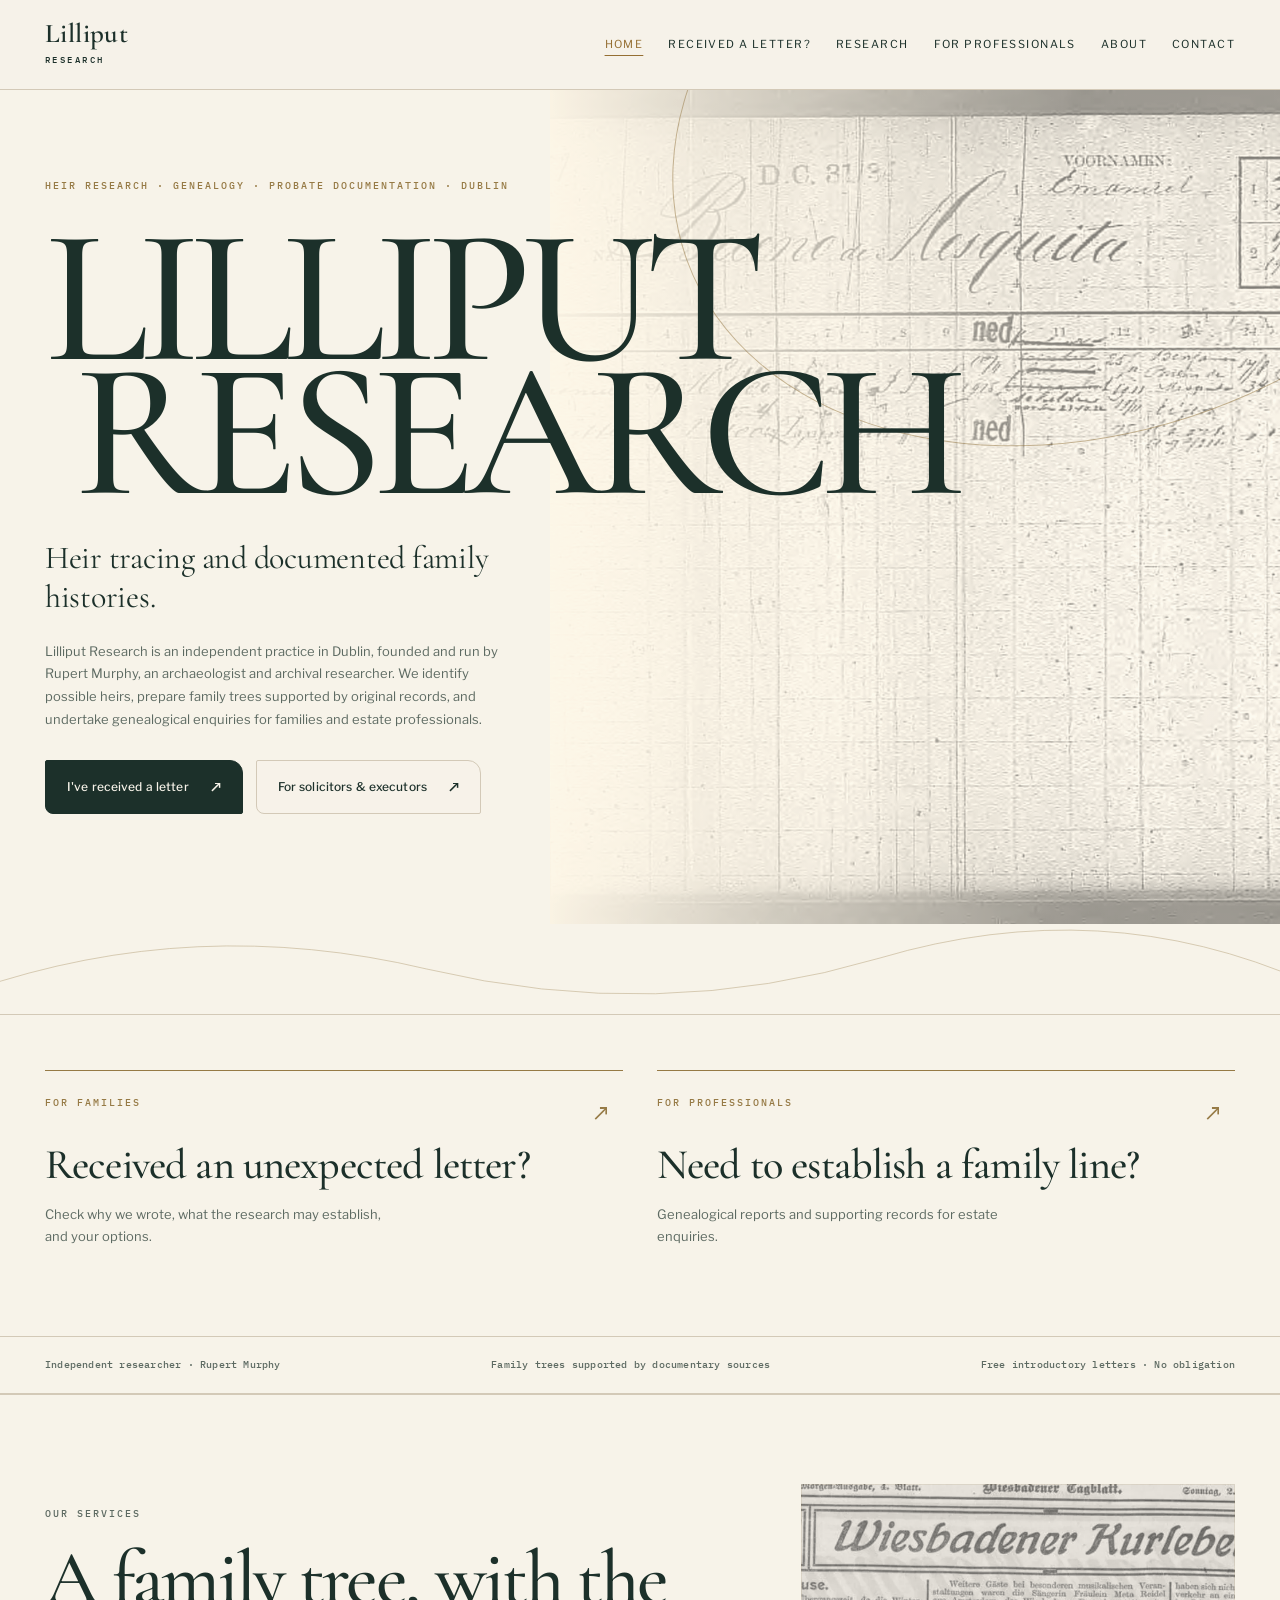
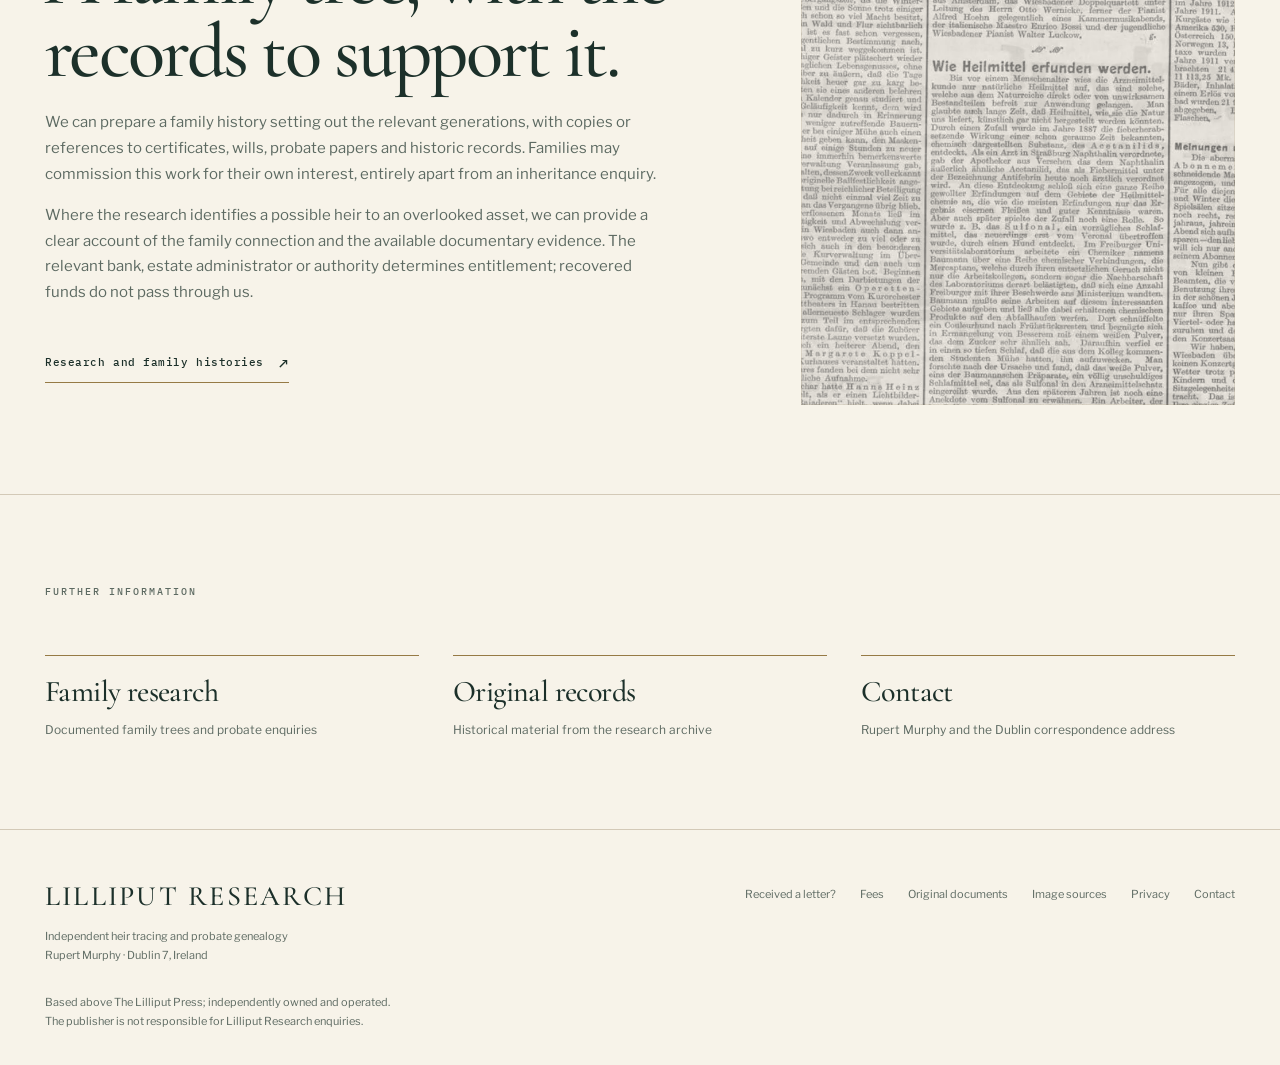
<file: index.html>
<!doctype html><html lang="en"><head>
<meta charset="utf-8"><meta name="viewport" content="width=device-width,initial-scale=1">
<meta name="robots" content="noindex, nofollow">
<meta name="theme-color" content="#1c302a">
<meta name="description" content="Independent heir tracing and documented family histories by Rupert Murphy, Dublin.">
<title>Home · Lilliput Research</title>
<link rel="preconnect" href="https://fonts.googleapis.com"><link rel="preconnect" href="https://fonts.gstatic.com" crossorigin>
<link href="https://fonts.googleapis.com/css2?family=Cormorant+Garamond:wght@400;500;600&family=Libre+Franklin:wght@400;500;600&family=IBM+Plex+Mono:wght@400;500&display=swap" rel="stylesheet">
<link rel="stylesheet" href="site.css"></head><body>
<a class="skip-link" href="#main">Skip to content</a>
<header class="top"><div class="shell"><a class="word" href="index.html">Lilliput<span>Research</span></a><nav class="desktop-nav" aria-label="Main navigation"><a href="index.html" aria-current="page">Home</a><a href="letters.html">Received a letter?</a><a href="research.html">Research</a><a href="professionals.html">For professionals</a><a href="practice.html">About</a><a href="contact.html">Contact</a></nav><details class="mobile-nav"><summary>Menu</summary><nav aria-label="Mobile navigation"><a href="index.html" aria-current="page">Home</a><a href="letters.html">Received a letter?</a><a href="research.html">Research</a><a href="professionals.html">For professionals</a><a href="practice.html">About</a><a href="contact.html">Contact</a></nav></details></div></header>
<main id="main">
<section class="hero"><div class="shell">
<p class="eyebrow">Heir research · Genealogy · Probate documentation · Dublin</p>
<h1 class="hero-title"><span>Lilliput</span><span>Research</span></h1>
<p class="hero-desc">Heir tracing and documented family histories.</p>
<p class="hero-small">Lilliput Research is an independent practice in Dublin, founded and run by Rupert Murphy, an archaeologist and archival researcher. We identify possible heirs, prepare family trees supported by original records, and undertake genealogical enquiries for families and estate professionals.</p>
<div class="hero-choices"><a class="choice-primary" href="letters.html">I've received a letter <span aria-hidden="true">↗</span></a><a class="choice-secondary" href="professionals.html">For solicitors &amp; executors <span aria-hidden="true">↗</span></a></div>
</div></section>
<svg class="arched-rule" preserveAspectRatio="none" viewBox="0 0 1440 90" aria-hidden="true"><path d="M-30 66 Q220 -10 480 45 T990 34 T1470 58"/></svg>
<section class="audience-band" aria-label="How can we help?"><div class="shell audience-grid">
<a class="audience-route" href="letters.html"><span class="eyebrow">For families</span><strong>Received an unexpected letter?</strong><span>Check why we wrote, what the research may establish, and your options.</span><b aria-hidden="true">↗</b></a>
<a class="audience-route" href="professionals.html"><span class="eyebrow">For professionals</span><strong>Need to establish a family line?</strong><span>Genealogical reports and supporting records for estate enquiries.</span><b aria-hidden="true">↗</b></a>
</div></section>
<section class="assurance-band"><div class="shell">
<span>Independent researcher · Rupert Murphy</span>
<span>Family trees supported by documentary sources</span>
<span>Free introductory letters · No obligation</span>
</div></section>
<section class="section"><div class="shell editorial-grid">
<div><p class="eyebrow">Our services</p><h2>A family tree, with the records to support it.</h2>
<p>We can prepare a family history setting out the relevant generations, with copies or references to certificates, wills, probate papers and historic records. Families may commission this work for their own interest, entirely apart from an inheritance enquiry.</p>
<p>Where the research identifies a possible heir to an overlooked asset, we can provide a clear account of the family connection and the available documentary evidence. The relevant bank, estate administrator or authority determines entitlement; recovered funds do not pass through us.</p>
<a class="inline-link" href="research.html">Research and family histories</a></div>
<div class="image-pane tall"><img class="lead-image" src="assets/newspaper-detail.webp" alt="" loading="lazy"></div>
</div></section>
<section class="section"><div class="shell"><p class="eyebrow">Further information</p>
<div class="chapter-links">
<a href="research.html"><strong>Family research</strong><span>Documented family trees and probate enquiries</span></a>
<a href="documents.html"><strong>Original records</strong><span>Historical material from the research archive</span></a>
<a href="contact.html"><strong>Contact</strong><span>Rupert Murphy and the Dublin correspondence address</span></a>
</div></div></section></main>
<footer><div class="shell">
 <div><a class="footbrand" href="index.html">Lilliput Research</a><p class="footer-small">Independent heir tracing and probate genealogy<br>Rupert Murphy · Dublin 7, Ireland</p></div>
 <div class="footlinks"><a href="letters.html">Received a letter?</a><a href="fees.html">Fees</a><a href="documents.html">Original documents</a><a href="sources.html">Image sources</a><a href="privacy.html">Privacy</a><a href="contact.html">Contact</a></div>
 <p class="footer-small">Based above The Lilliput Press; independently owned and operated.<br>The publisher is not responsible for Lilliput Research enquiries.</p>
 </div></footer>
</body></html>
</file>
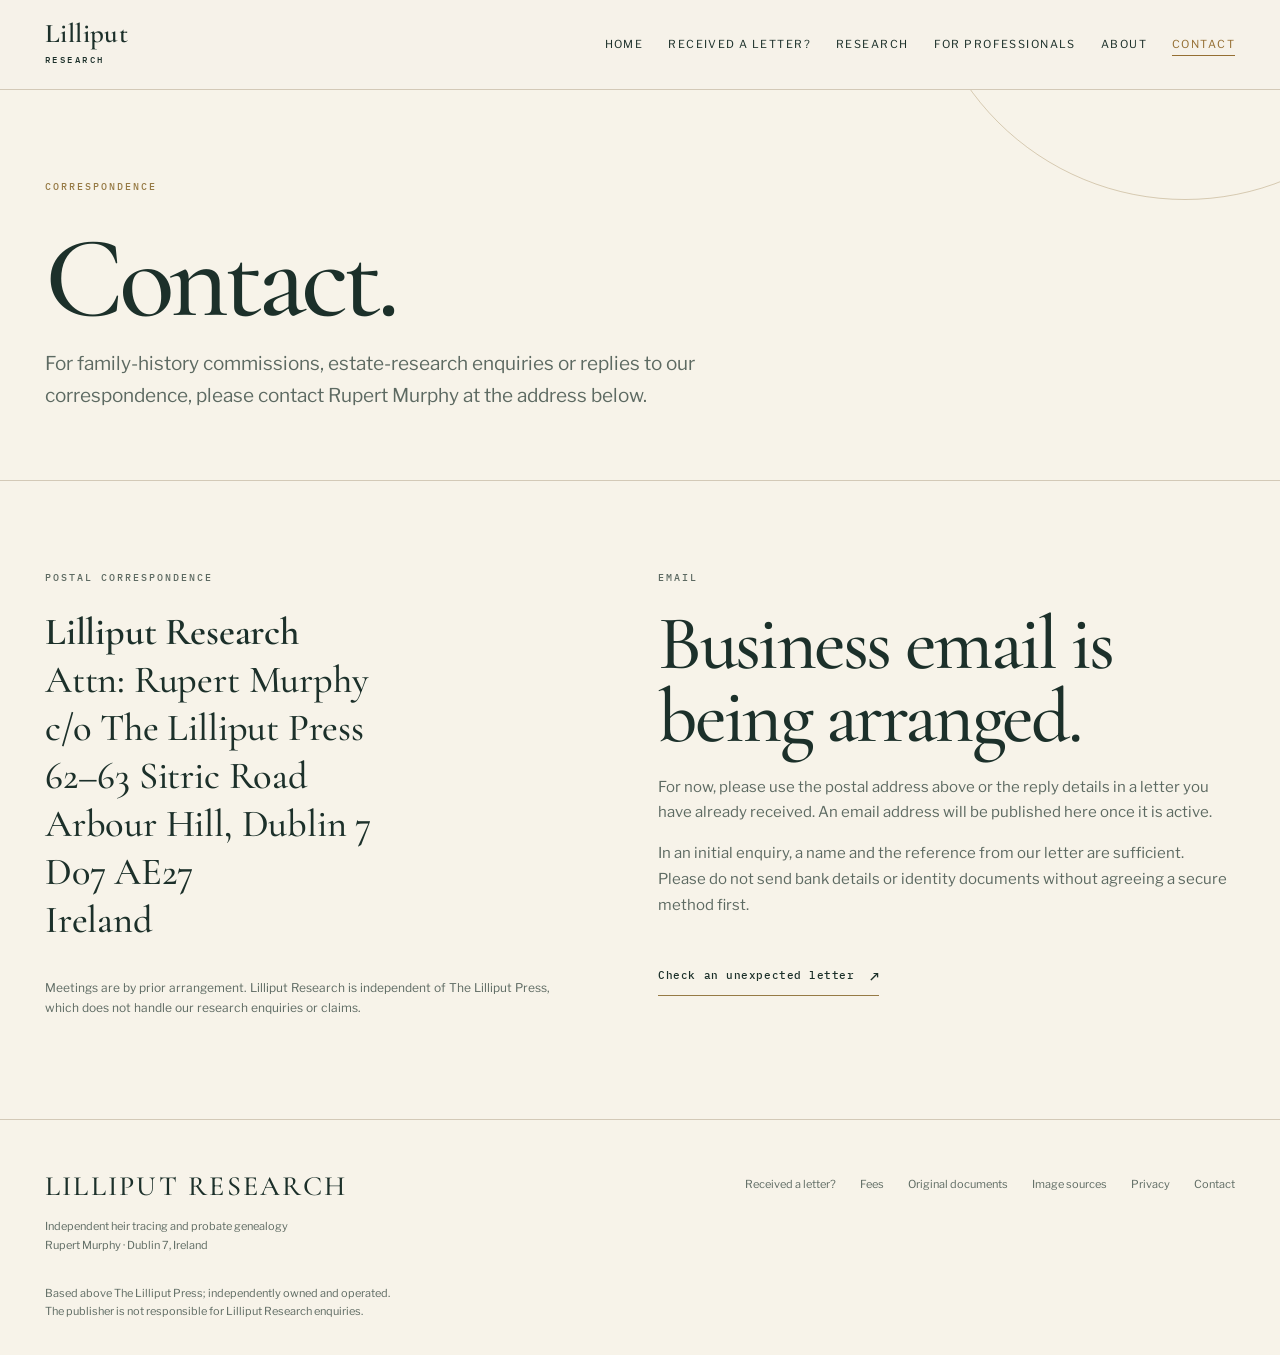
<file: contact.html>
<!doctype html><html lang="en"><head>
<meta charset="utf-8"><meta name="viewport" content="width=device-width,initial-scale=1">
<meta name="robots" content="noindex, nofollow">
<meta name="theme-color" content="#1c302a">
<meta name="description" content="Postal correspondence details for Rupert Murphy at Lilliput Research, Dublin 7.">
<title>Contact · Lilliput Research</title>
<link rel="preconnect" href="https://fonts.googleapis.com"><link rel="preconnect" href="https://fonts.gstatic.com" crossorigin>
<link href="https://fonts.googleapis.com/css2?family=Cormorant+Garamond:wght@400;500;600&family=Libre+Franklin:wght@400;500;600&family=IBM+Plex+Mono:wght@400;500&display=swap" rel="stylesheet">
<link rel="stylesheet" href="site.css"></head><body>
<a class="skip-link" href="#main">Skip to content</a>
<header class="top"><div class="shell"><a class="word" href="index.html">Lilliput<span>Research</span></a><nav class="desktop-nav" aria-label="Main navigation"><a href="index.html">Home</a><a href="letters.html">Received a letter?</a><a href="research.html">Research</a><a href="professionals.html">For professionals</a><a href="practice.html">About</a><a href="contact.html" aria-current="page">Contact</a></nav><details class="mobile-nav"><summary>Menu</summary><nav aria-label="Mobile navigation"><a href="index.html">Home</a><a href="letters.html">Received a letter?</a><a href="research.html">Research</a><a href="professionals.html">For professionals</a><a href="practice.html">About</a><a href="contact.html" aria-current="page">Contact</a></nav></details></div></header>
<main id="main">
<section class="page-head"><div class="shell"><p class="eyebrow">Correspondence</p>
<h1 class="page-title">Contact.</h1>
<p class="page-intro">For family-history commissions, estate-research enquiries or replies to our correspondence, please contact Rupert Murphy at the address below.</p></div></section>
<section class="section"><div class="shell contact-grid">
<div><p class="eyebrow">Postal correspondence</p><address class="postal-address">
<strong>Lilliput Research</strong><br>Attn: Rupert Murphy<br>c/o The Lilliput Press<br>62–63 Sitric Road<br>Arbour Hill, Dublin 7<br>D07 AE27<br>Ireland</address>
<p class="contact-note">Meetings are by prior arrangement. Lilliput Research is independent of The Lilliput Press, which does not handle our research enquiries or claims.</p></div>
<div><p class="eyebrow">Email</p><h2 class="contact-heading">Business email is being arranged.</h2>
<p>For now, please use the postal address above or the reply details in a letter you have already received. An email address will be published here once it is active.</p>
<p>In an initial enquiry, a name and the reference from our letter are sufficient. Please do not send bank details or identity documents without agreeing a secure method first.</p>
<a class="inline-link" href="verify.html">Check an unexpected letter</a>
</div></div></section></main>
<footer><div class="shell">
 <div><a class="footbrand" href="index.html">Lilliput Research</a><p class="footer-small">Independent heir tracing and probate genealogy<br>Rupert Murphy · Dublin 7, Ireland</p></div>
 <div class="footlinks"><a href="letters.html">Received a letter?</a><a href="fees.html">Fees</a><a href="documents.html">Original documents</a><a href="sources.html">Image sources</a><a href="privacy.html">Privacy</a><a href="contact.html">Contact</a></div>
 <p class="footer-small">Based above The Lilliput Press; independently owned and operated.<br>The publisher is not responsible for Lilliput Research enquiries.</p>
 </div></footer>
</body></html>
</file>
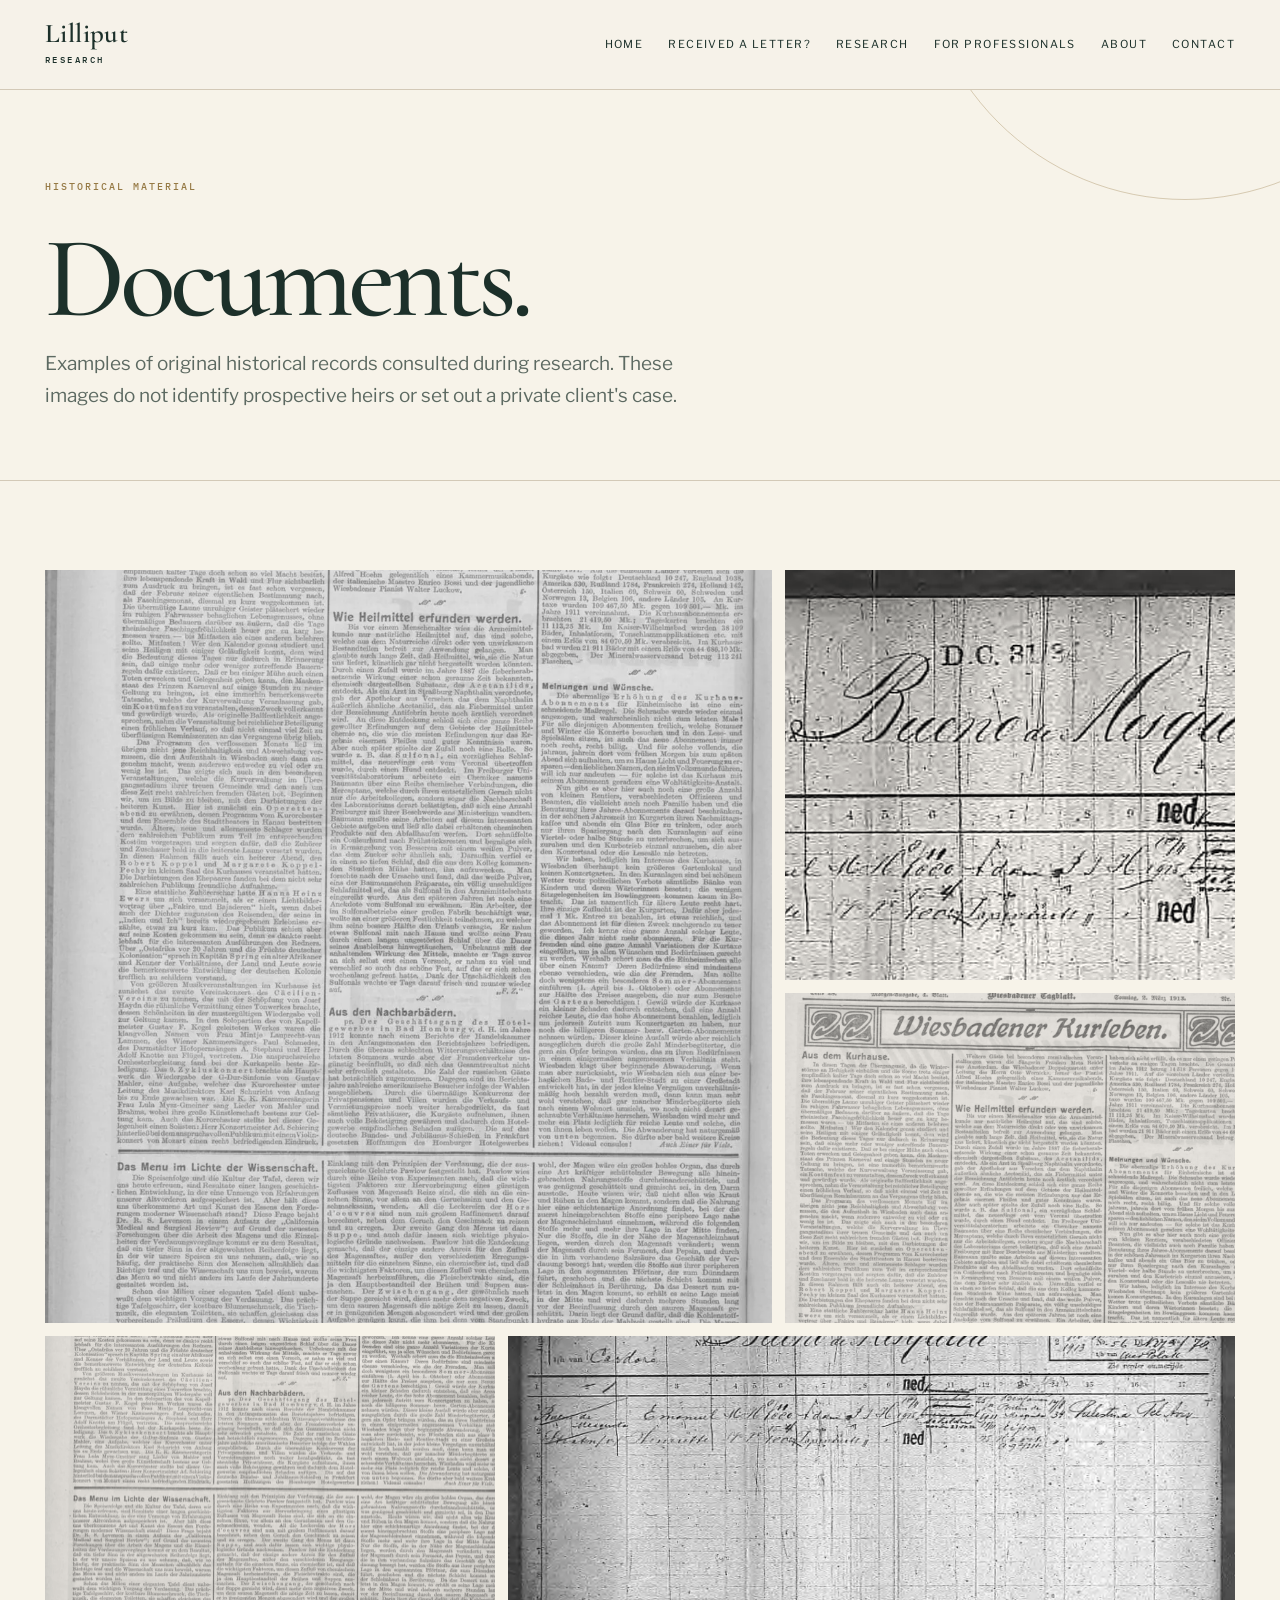
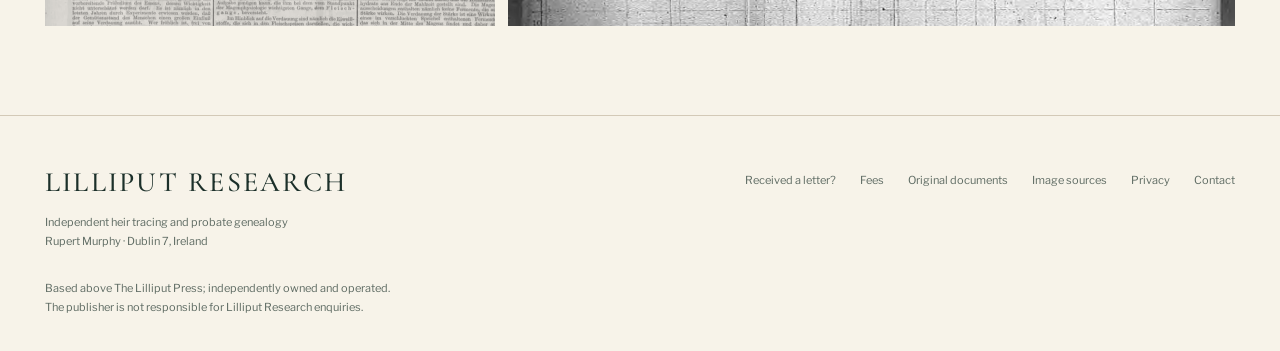
<file: documents.html>
<!doctype html><html lang="en"><head>
<meta charset="utf-8"><meta name="viewport" content="width=device-width,initial-scale=1">
<meta name="robots" content="noindex, nofollow">
<meta name="theme-color" content="#1c302a">
<meta name="description" content="Examples of original historical records used in Lilliput Research investigations.">
<title>Documents · Lilliput Research</title>
<link rel="preconnect" href="https://fonts.googleapis.com"><link rel="preconnect" href="https://fonts.gstatic.com" crossorigin>
<link href="https://fonts.googleapis.com/css2?family=Cormorant+Garamond:wght@400;500;600&family=Libre+Franklin:wght@400;500;600&family=IBM+Plex+Mono:wght@400;500&display=swap" rel="stylesheet">
<link rel="stylesheet" href="site.css"></head><body>
<a class="skip-link" href="#main">Skip to content</a>
<header class="top"><div class="shell"><a class="word" href="index.html">Lilliput<span>Research</span></a><nav class="desktop-nav" aria-label="Main navigation"><a href="index.html">Home</a><a href="letters.html">Received a letter?</a><a href="research.html">Research</a><a href="professionals.html">For professionals</a><a href="practice.html">About</a><a href="contact.html">Contact</a></nav><details class="mobile-nav"><summary>Menu</summary><nav aria-label="Mobile navigation"><a href="index.html">Home</a><a href="letters.html">Received a letter?</a><a href="research.html">Research</a><a href="professionals.html">For professionals</a><a href="practice.html">About</a><a href="contact.html">Contact</a></nav></details></div></header>
<main id="main">
<section class="page-head"><div class="shell">
<p class="eyebrow">Historical material</p><h1 class="page-title">Documents.</h1>
<p class="page-intro">Examples of original historical records consulted during research. These images do not identify prospective heirs or set out a private client's case.</p>
</div></section>
<section class="section"><div class="shell">
<div class="document-mosaic">
<a class="doc lit" href="https://hlbrm.digitale-sammlungen.hebis.de/download/pdf/867379.pdf" target="_blank" rel="noopener noreferrer" aria-label="Open the original 1913 Wiesbadener newspaper scan"><img src="assets/newspaper.webp" alt="Historical 1913 German newspaper scan" loading="eager"></a>
<a class="doc" href="https://www.amsterdam.nl/stadsarchief/" target="_blank" rel="noopener noreferrer" aria-label="Open Stadsarchief Amsterdam"><img src="assets/register-detail.webp" alt="Historical Amsterdam population register" loading="lazy"></a>
<a class="doc" href="https://hlbrm.digitale-sammlungen.hebis.de/download/pdf/867379.pdf" target="_blank" rel="noopener noreferrer" aria-label="Open the original newspaper scan"><img src="assets/newspaper-detail.webp" alt="Detail from a historical newspaper" loading="lazy"></a>
</div>
<div class="documents-secondary">
<div class="doc"><img src="assets/newspaper-edge.webp" alt="Detail from a historical newspaper" loading="lazy"></div>
<div class="doc lit"><img src="assets/register.webp" alt="Historical Dutch family registration record" loading="lazy"></div>
</div>
</div></section></main>
<footer><div class="shell">
 <div><a class="footbrand" href="index.html">Lilliput Research</a><p class="footer-small">Independent heir tracing and probate genealogy<br>Rupert Murphy · Dublin 7, Ireland</p></div>
 <div class="footlinks"><a href="letters.html">Received a letter?</a><a href="fees.html">Fees</a><a href="documents.html">Original documents</a><a href="sources.html">Image sources</a><a href="privacy.html">Privacy</a><a href="contact.html">Contact</a></div>
 <p class="footer-small">Based above The Lilliput Press; independently owned and operated.<br>The publisher is not responsible for Lilliput Research enquiries.</p>
 </div></footer>
</body></html>
</file>
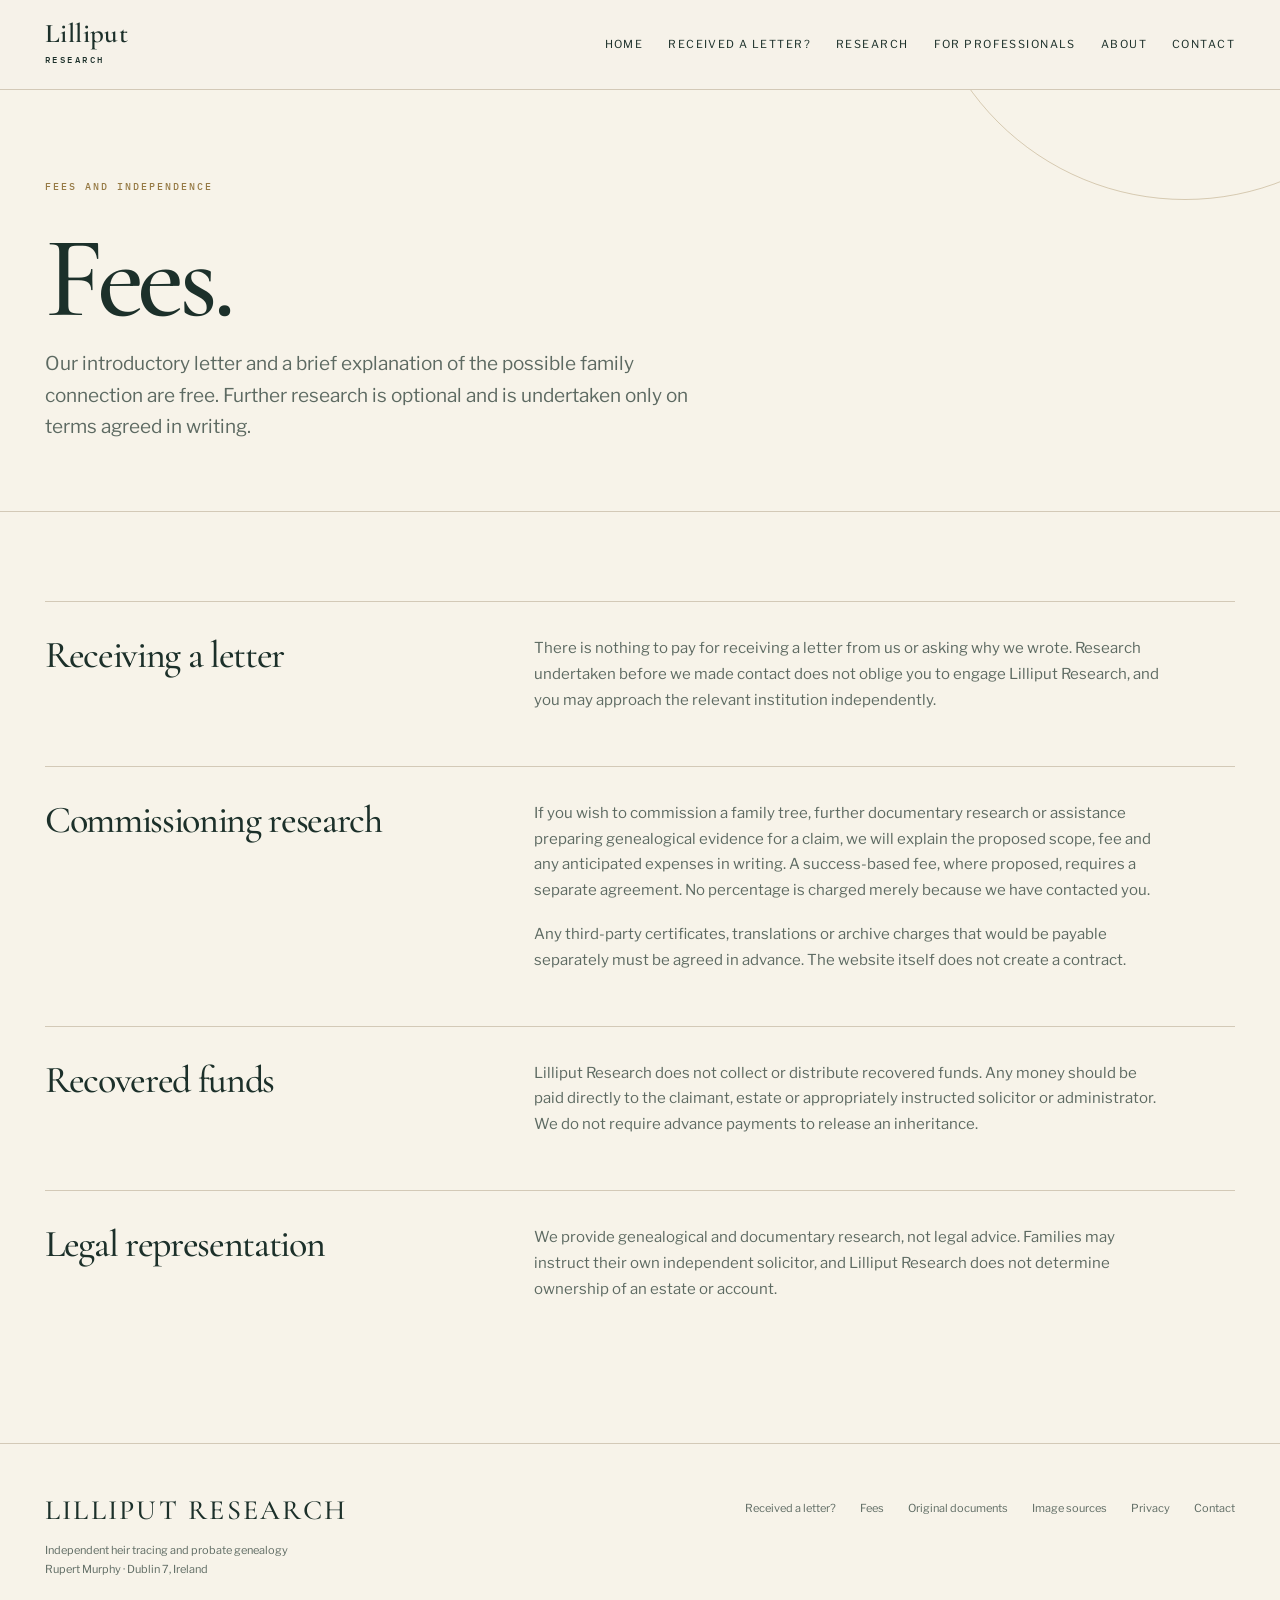
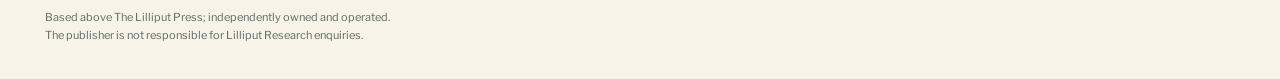
<file: fees.html>
<!doctype html><html lang="en"><head>
<meta charset="utf-8"><meta name="viewport" content="width=device-width,initial-scale=1">
<meta name="robots" content="noindex, nofollow">
<meta name="theme-color" content="#1c302a">
<meta name="description" content="Information about free introductory letters, commissioned research and independent legal advice.">
<title>Fees and Independence · Lilliput Research</title>
<link rel="preconnect" href="https://fonts.googleapis.com"><link rel="preconnect" href="https://fonts.gstatic.com" crossorigin>
<link href="https://fonts.googleapis.com/css2?family=Cormorant+Garamond:wght@400;500;600&family=Libre+Franklin:wght@400;500;600&family=IBM+Plex+Mono:wght@400;500&display=swap" rel="stylesheet">
<link rel="stylesheet" href="site.css"></head><body>
<a class="skip-link" href="#main">Skip to content</a>
<header class="top"><div class="shell"><a class="word" href="index.html">Lilliput<span>Research</span></a><nav class="desktop-nav" aria-label="Main navigation"><a href="index.html">Home</a><a href="letters.html">Received a letter?</a><a href="research.html">Research</a><a href="professionals.html">For professionals</a><a href="practice.html">About</a><a href="contact.html">Contact</a></nav><details class="mobile-nav"><summary>Menu</summary><nav aria-label="Mobile navigation"><a href="index.html">Home</a><a href="letters.html">Received a letter?</a><a href="research.html">Research</a><a href="professionals.html">For professionals</a><a href="practice.html">About</a><a href="contact.html">Contact</a></nav></details></div></header>
<main id="main">
<section class="page-head"><div class="shell"><p class="eyebrow">Fees and independence</p>
<h1 class="page-title">Fees.</h1>
<p class="page-intro">Our introductory letter and a brief explanation of the possible family connection are free. Further research is optional and is undertaken only on terms agreed in writing.</p></div></section>
<section class="section"><div class="shell">
<div class="letter-block"><h2>Receiving a letter</h2><div><p>There is nothing to pay for receiving a letter from us or asking why we wrote. Research undertaken before we made contact does not oblige you to engage Lilliput Research, and you may approach the relevant institution independently.</p></div></div>
<div class="letter-block"><h2>Commissioning research</h2><div><p>If you wish to commission a family tree, further documentary research or assistance preparing genealogical evidence for a claim, we will explain the proposed scope, fee and any anticipated expenses in writing. A success-based fee, where proposed, requires a separate agreement. No percentage is charged merely because we have contacted you.</p><p>Any third-party certificates, translations or archive charges that would be payable separately must be agreed in advance. The website itself does not create a contract.</p></div></div>
<div class="letter-block"><h2>Recovered funds</h2><div><p>Lilliput Research does not collect or distribute recovered funds. Any money should be paid directly to the claimant, estate or appropriately instructed solicitor or administrator. We do not require advance payments to release an inheritance.</p></div></div>
<div class="letter-block"><h2>Legal representation</h2><div><p>We provide genealogical and documentary research, not legal advice. Families may instruct their own independent solicitor, and Lilliput Research does not determine ownership of an estate or account.</p></div></div>
</div></section></main>
<footer><div class="shell">
 <div><a class="footbrand" href="index.html">Lilliput Research</a><p class="footer-small">Independent heir tracing and probate genealogy<br>Rupert Murphy · Dublin 7, Ireland</p></div>
 <div class="footlinks"><a href="letters.html">Received a letter?</a><a href="fees.html">Fees</a><a href="documents.html">Original documents</a><a href="sources.html">Image sources</a><a href="privacy.html">Privacy</a><a href="contact.html">Contact</a></div>
 <p class="footer-small">Based above The Lilliput Press; independently owned and operated.<br>The publisher is not responsible for Lilliput Research enquiries.</p>
 </div></footer>
</body></html>
</file>
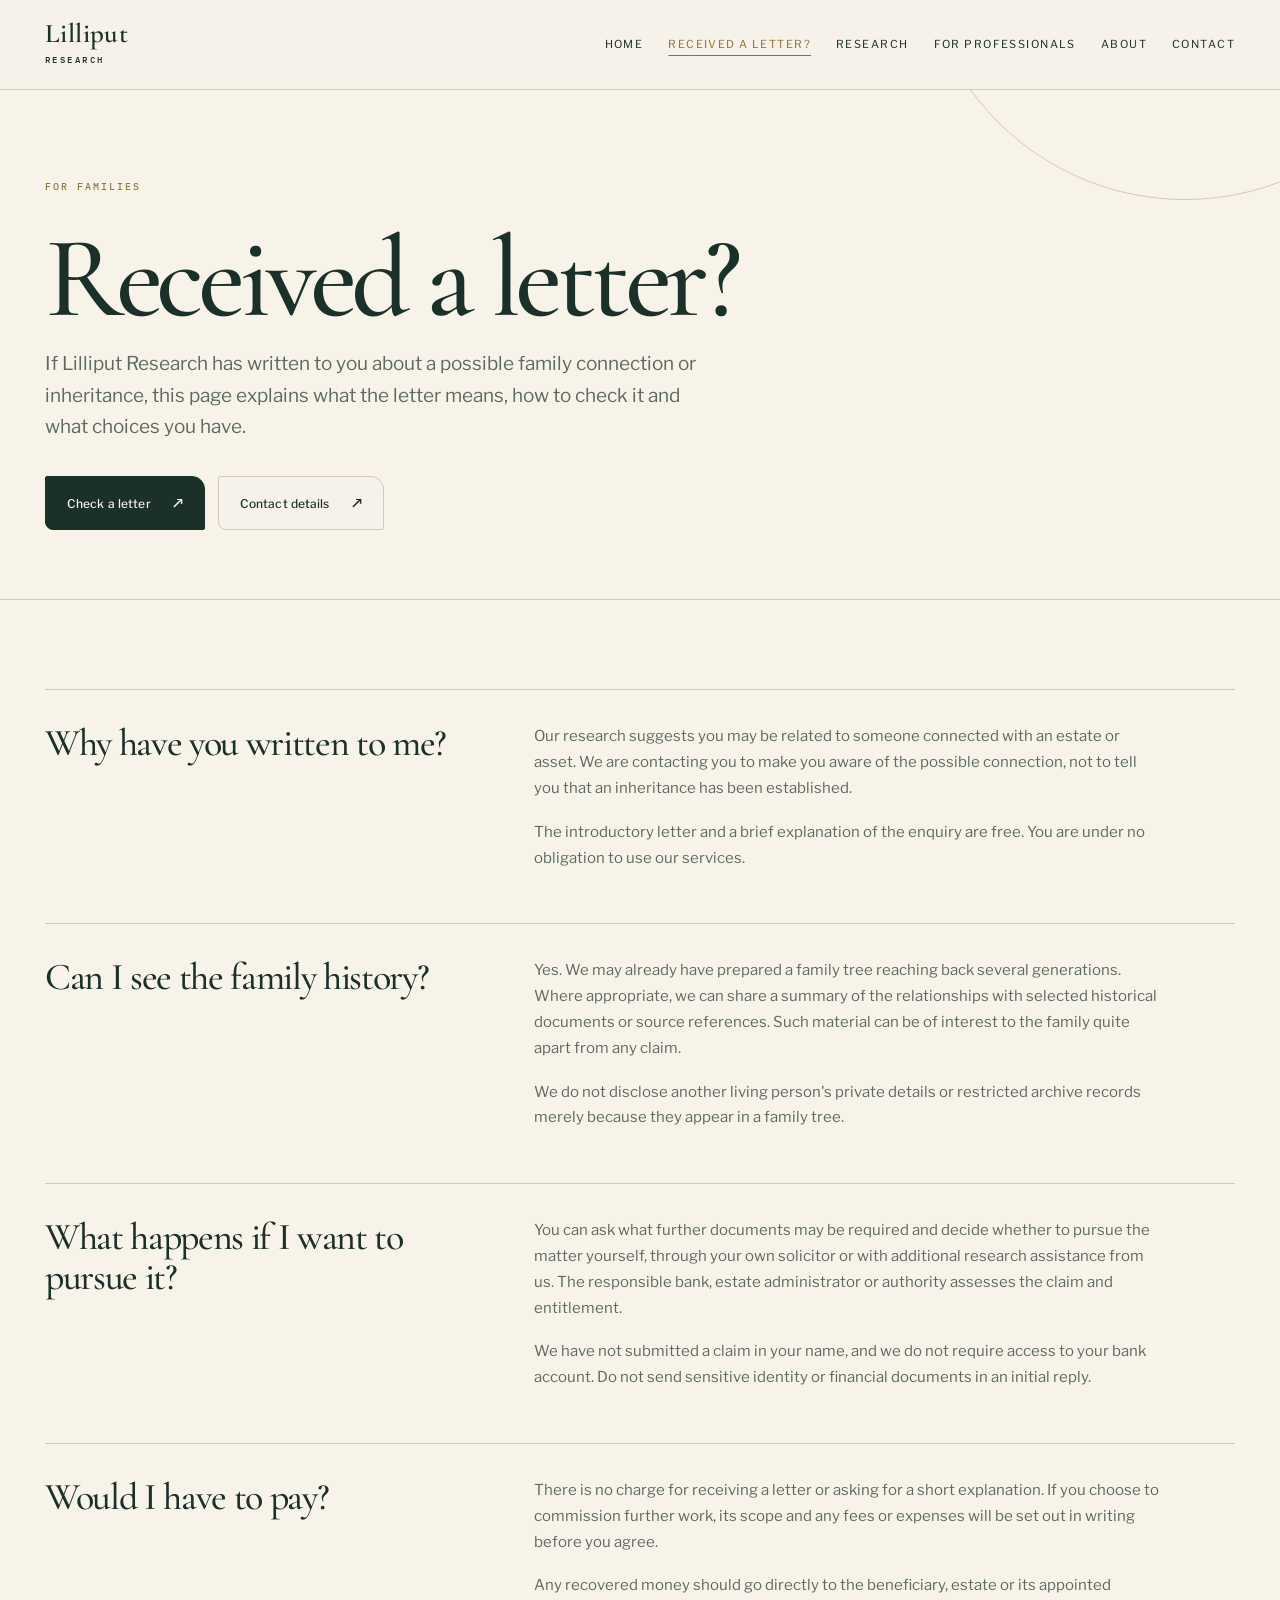
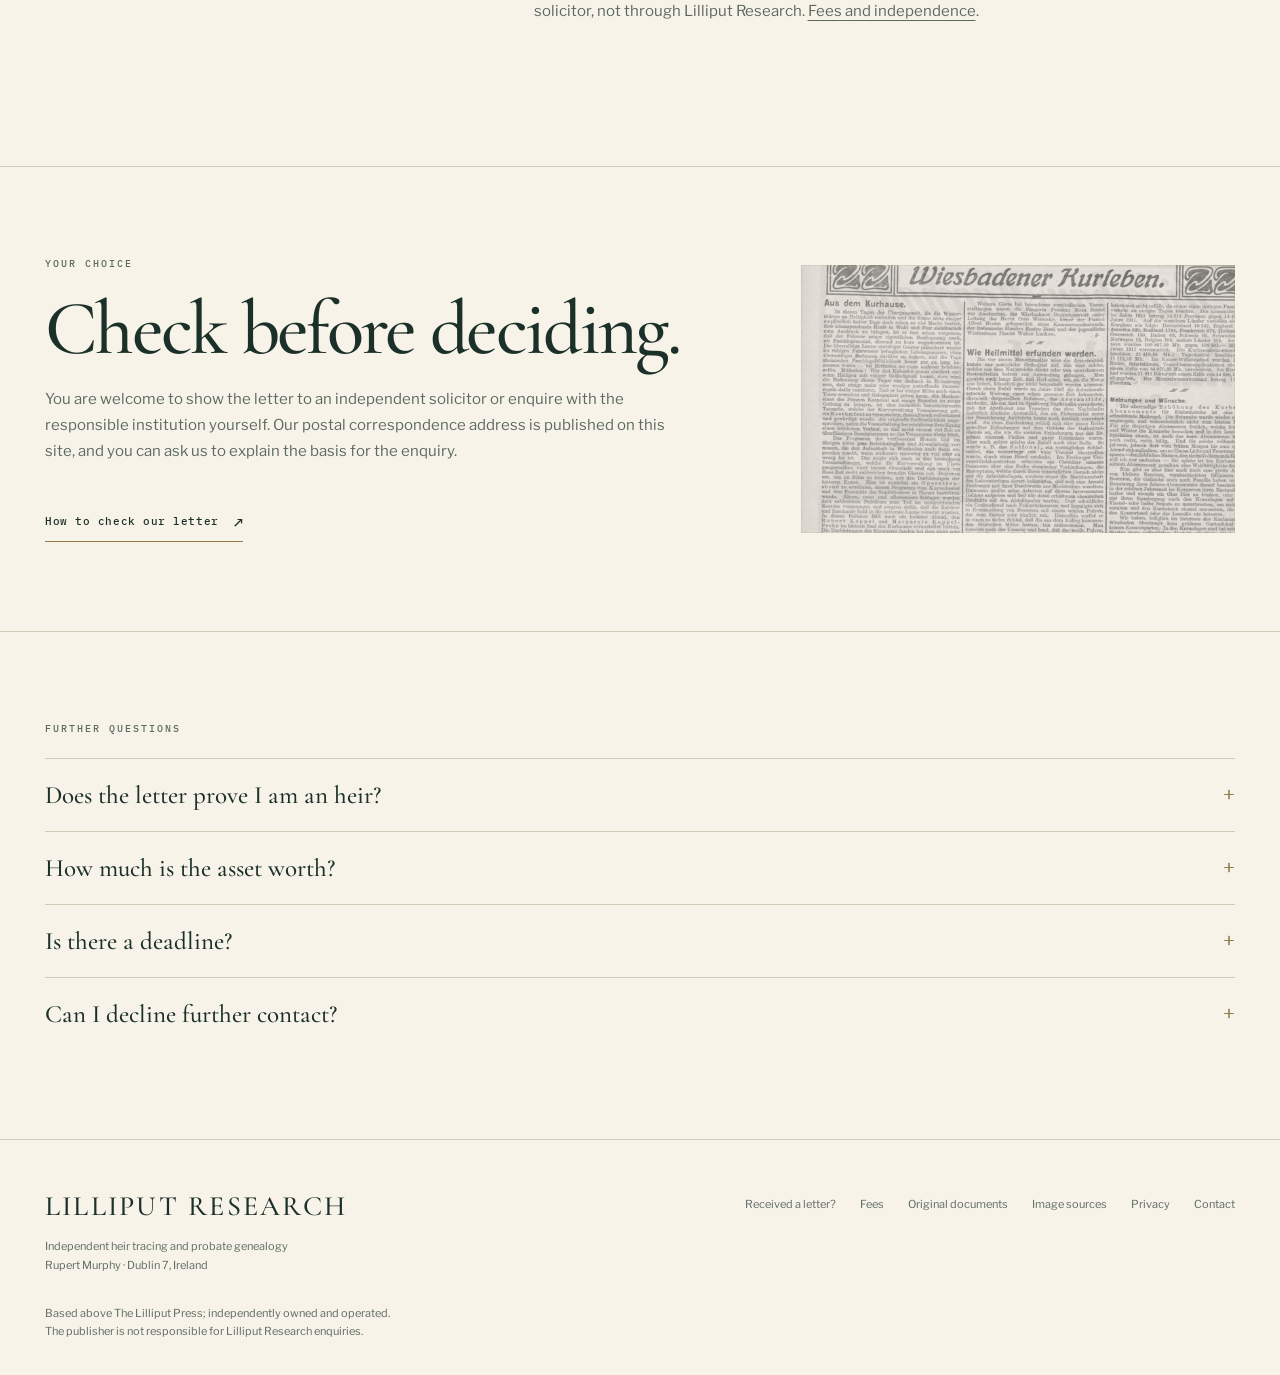
<file: letters.html>
<!doctype html><html lang="en"><head>
<meta charset="utf-8"><meta name="viewport" content="width=device-width,initial-scale=1">
<meta name="robots" content="noindex, nofollow">
<meta name="theme-color" content="#1c302a">
<meta name="description" content="Received a letter from Lilliput Research? Understand your options and how to check the enquiry.">
<title>Received a Letter? · Lilliput Research</title>
<link rel="preconnect" href="https://fonts.googleapis.com"><link rel="preconnect" href="https://fonts.gstatic.com" crossorigin>
<link href="https://fonts.googleapis.com/css2?family=Cormorant+Garamond:wght@400;500;600&family=Libre+Franklin:wght@400;500;600&family=IBM+Plex+Mono:wght@400;500&display=swap" rel="stylesheet">
<link rel="stylesheet" href="site.css"></head><body>
<a class="skip-link" href="#main">Skip to content</a>
<header class="top"><div class="shell"><a class="word" href="index.html">Lilliput<span>Research</span></a><nav class="desktop-nav" aria-label="Main navigation"><a href="index.html">Home</a><a href="letters.html" aria-current="page">Received a letter?</a><a href="research.html">Research</a><a href="professionals.html">For professionals</a><a href="practice.html">About</a><a href="contact.html">Contact</a></nav><details class="mobile-nav"><summary>Menu</summary><nav aria-label="Mobile navigation"><a href="index.html">Home</a><a href="letters.html" aria-current="page">Received a letter?</a><a href="research.html">Research</a><a href="professionals.html">For professionals</a><a href="practice.html">About</a><a href="contact.html">Contact</a></nav></details></div></header>
<main id="main">
<section class="page-head"><div class="shell">
<p class="eyebrow">For families</p><h1 class="page-title">Received a letter?</h1>
<p class="page-intro">If Lilliput Research has written to you about a possible family connection or inheritance, this page explains what the letter means, how to check it and what choices you have.</p>
<div class="page-actions"><a class="choice-primary" href="verify.html">Check a letter <span aria-hidden="true">↗</span></a><a class="choice-secondary" href="contact.html">Contact details <span aria-hidden="true">↗</span></a></div>
</div></section>
<section class="section"><div class="shell">
<div class="letter-block"><h2>Why have you written to me?</h2><div>
<p>Our research suggests you may be related to someone connected with an estate or asset. We are contacting you to make you aware of the possible connection, not to tell you that an inheritance has been established.</p>
<p>The introductory letter and a brief explanation of the enquiry are free. You are under no obligation to use our services.</p>
</div></div>
<div class="letter-block"><h2>Can I see the family history?</h2><div>
<p>Yes. We may already have prepared a family tree reaching back several generations. Where appropriate, we can share a summary of the relationships with selected historical documents or source references. Such material can be of interest to the family quite apart from any claim.</p>
<p>We do not disclose another living person's private details or restricted archive records merely because they appear in a family tree.</p>
</div></div>
<div class="letter-block"><h2>What happens if I want to pursue it?</h2><div>
<p>You can ask what further documents may be required and decide whether to pursue the matter yourself, through your own solicitor or with additional research assistance from us. The responsible bank, estate administrator or authority assesses the claim and entitlement.</p>
<p>We have not submitted a claim in your name, and we do not require access to your bank account. Do not send sensitive identity or financial documents in an initial reply.</p>
</div></div>
<div class="letter-block"><h2>Would I have to pay?</h2><div>
<p>There is no charge for receiving a letter or asking for a short explanation. If you choose to commission further work, its scope and any fees or expenses will be set out in writing before you agree.</p>
<p>Any recovered money should go directly to the beneficiary, estate or its appointed solicitor, not through Lilliput Research. <a href="fees.html">Fees and independence</a>.</p>
</div></div>
</div></section>
<section class="section"><div class="shell editorial-grid">
<div><p class="eyebrow">Your choice</p><h2>Check before deciding.</h2>
<p>You are welcome to show the letter to an independent solicitor or enquire with the responsible institution yourself. Our postal correspondence address is published on this site, and you can ask us to explain the basis for the enquiry.</p>
<a class="inline-link" href="verify.html">How to check our letter</a></div>
<div class="image-pane wide"><img class="lead-image" src="assets/newspaper-detail.webp" alt="" loading="lazy"></div>
</div></section>
<section class="section"><div class="shell"><p class="eyebrow">Further questions</p><div class="faq">
<details><summary>Does the letter prove I am an heir?</summary><p>No. It identifies a possible family connection for further examination. The relevant institution or administrator determines any entitlement.</p></details>
<details><summary>How much is the asset worth?</summary><p>We cannot assume an amount from the historical records or a public notice, and no recovery is guaranteed. The responsible institution would need to confirm the position.</p></details>
<details><summary>Is there a deadline?</summary><p>Some claims have formal deadlines. Where one applies, it should be checked against the current notice or the responsible authority.</p></details>
<details><summary>Can I decline further contact?</summary><p>Yes. You may decline to engage us and ask not to receive further correspondence, subject to any applicable lawful record-keeping obligations.</p></details>
</div></div></section></main>
<footer><div class="shell">
 <div><a class="footbrand" href="index.html">Lilliput Research</a><p class="footer-small">Independent heir tracing and probate genealogy<br>Rupert Murphy · Dublin 7, Ireland</p></div>
 <div class="footlinks"><a href="letters.html">Received a letter?</a><a href="fees.html">Fees</a><a href="documents.html">Original documents</a><a href="sources.html">Image sources</a><a href="privacy.html">Privacy</a><a href="contact.html">Contact</a></div>
 <p class="footer-small">Based above The Lilliput Press; independently owned and operated.<br>The publisher is not responsible for Lilliput Research enquiries.</p>
 </div></footer>
</body></html>
</file>
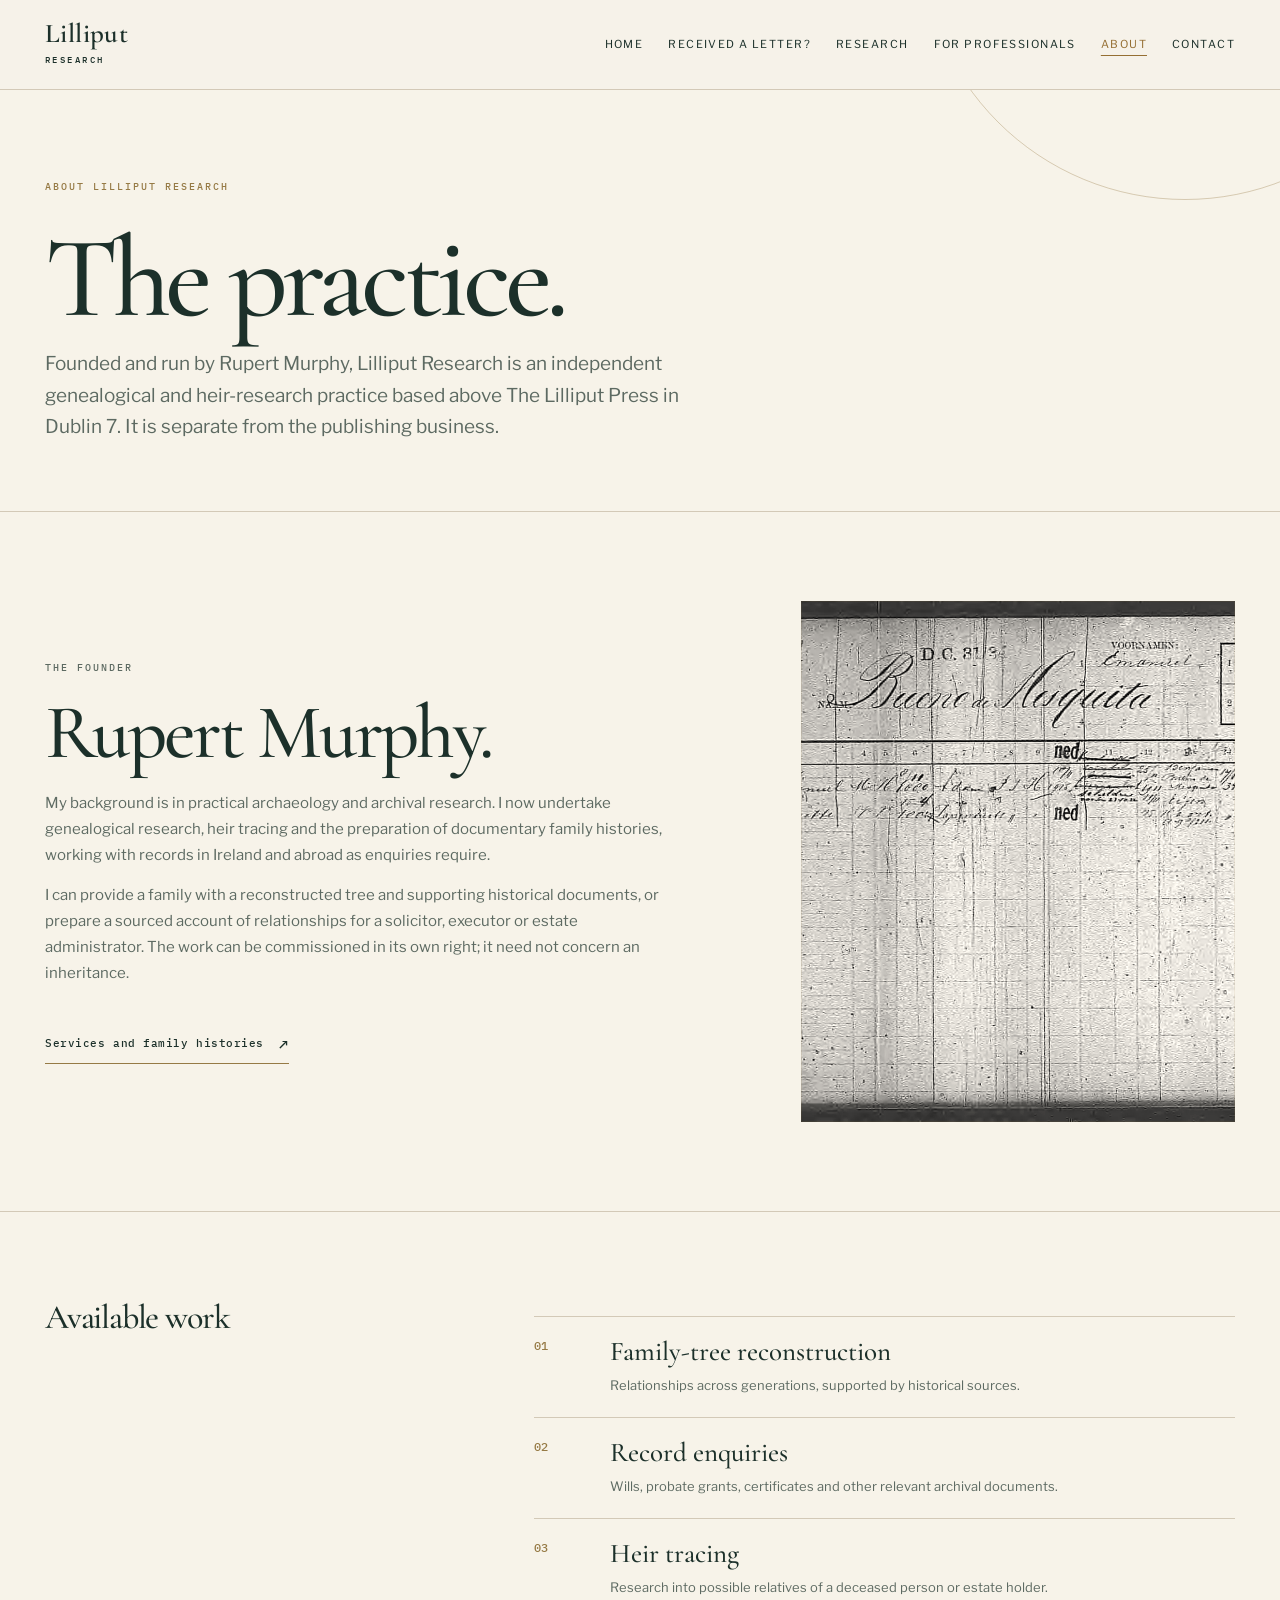
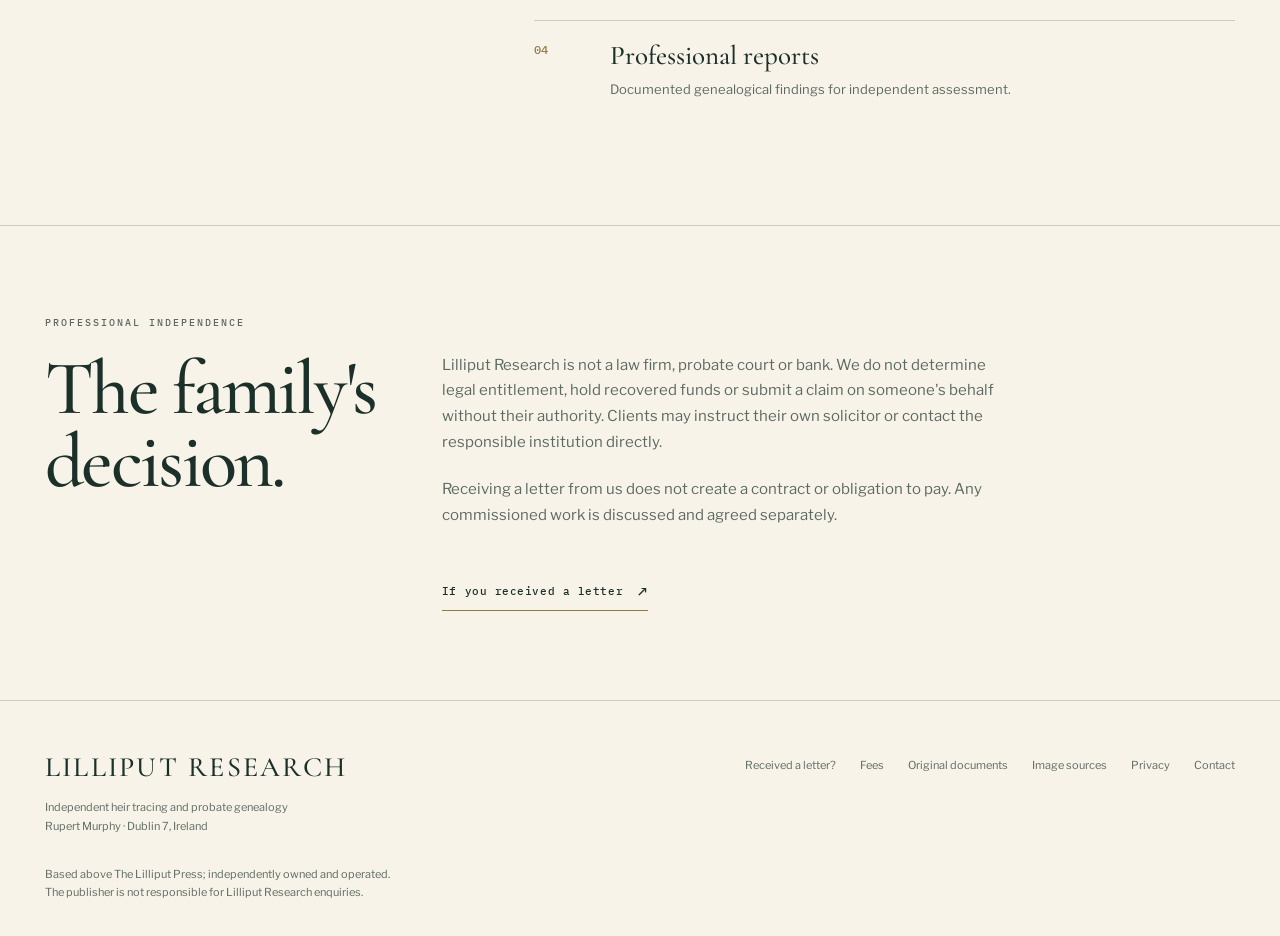
<file: practice.html>
<!doctype html><html lang="en"><head>
<meta charset="utf-8"><meta name="viewport" content="width=device-width,initial-scale=1">
<meta name="robots" content="noindex, nofollow">
<meta name="theme-color" content="#1c302a">
<meta name="description" content="About Rupert Murphy and Lilliput Research, an independent Dublin genealogical practice.">
<title>Practice · Lilliput Research</title>
<link rel="preconnect" href="https://fonts.googleapis.com"><link rel="preconnect" href="https://fonts.gstatic.com" crossorigin>
<link href="https://fonts.googleapis.com/css2?family=Cormorant+Garamond:wght@400;500;600&family=Libre+Franklin:wght@400;500;600&family=IBM+Plex+Mono:wght@400;500&display=swap" rel="stylesheet">
<link rel="stylesheet" href="site.css"></head><body>
<a class="skip-link" href="#main">Skip to content</a>
<header class="top"><div class="shell"><a class="word" href="index.html">Lilliput<span>Research</span></a><nav class="desktop-nav" aria-label="Main navigation"><a href="index.html">Home</a><a href="letters.html">Received a letter?</a><a href="research.html">Research</a><a href="professionals.html">For professionals</a><a href="practice.html" aria-current="page">About</a><a href="contact.html">Contact</a></nav><details class="mobile-nav"><summary>Menu</summary><nav aria-label="Mobile navigation"><a href="index.html">Home</a><a href="letters.html">Received a letter?</a><a href="research.html">Research</a><a href="professionals.html">For professionals</a><a href="practice.html" aria-current="page">About</a><a href="contact.html">Contact</a></nav></details></div></header>
<main id="main">
<section class="page-head"><div class="shell">
<p class="eyebrow">About Lilliput Research</p><h1 class="page-title">The practice.</h1>
<p class="page-intro">Founded and run by Rupert Murphy, Lilliput Research is an independent genealogical and heir-research practice based above The Lilliput Press in Dublin 7. It is separate from the publishing business.</p>
</div></section>
<section class="section"><div class="shell editorial-grid">
<div><p class="eyebrow">The founder</p><h2>Rupert Murphy.</h2>
<p>My background is in practical archaeology and archival research. I now undertake genealogical research, heir tracing and the preparation of documentary family histories, working with records in Ireland and abroad as enquiries require.</p>
<p>I can provide a family with a reconstructed tree and supporting historical documents, or prepare a sourced account of relationships for a solicitor, executor or estate administrator. The work can be commissioned in its own right; it need not concern an inheritance.</p>
<a class="inline-link" href="research.html">Services and family histories</a></div>
<div class="image-pane tall"><img class="lead-image" src="assets/register.webp" alt="" loading="lazy"></div>
</div></section>
<section class="section"><div class="shell essay"><h2 class="aside-title">Available work</h2><ol class="proof-list">
<li><div><b>Family-tree reconstruction</b><span>Relationships across generations, supported by historical sources.</span></div></li>
<li><div><b>Record enquiries</b><span>Wills, probate grants, certificates and other relevant archival documents.</span></div></li>
<li><div><b>Heir tracing</b><span>Research into possible relatives of a deceased person or estate holder.</span></div></li>
<li><div><b>Professional reports</b><span>Documented genealogical findings for independent assessment.</span></div></li>
</ol></div></section>
<section class="section"><div class="shell"><p class="eyebrow">Professional independence</p><div class="facts">
<div><h2>The family's decision.</h2></div>
<div><p>Lilliput Research is not a law firm, probate court or bank. We do not determine legal entitlement, hold recovered funds or submit a claim on someone's behalf without their authority. Clients may instruct their own solicitor or contact the responsible institution directly.</p>
<p>Receiving a letter from us does not create a contract or obligation to pay. Any commissioned work is discussed and agreed separately.</p>
<a class="inline-link" href="letters.html">If you received a letter</a></div>
</div></div></section></main>
<footer><div class="shell">
 <div><a class="footbrand" href="index.html">Lilliput Research</a><p class="footer-small">Independent heir tracing and probate genealogy<br>Rupert Murphy · Dublin 7, Ireland</p></div>
 <div class="footlinks"><a href="letters.html">Received a letter?</a><a href="fees.html">Fees</a><a href="documents.html">Original documents</a><a href="sources.html">Image sources</a><a href="privacy.html">Privacy</a><a href="contact.html">Contact</a></div>
 <p class="footer-small">Based above The Lilliput Press; independently owned and operated.<br>The publisher is not responsible for Lilliput Research enquiries.</p>
 </div></footer>
</body></html>
</file>
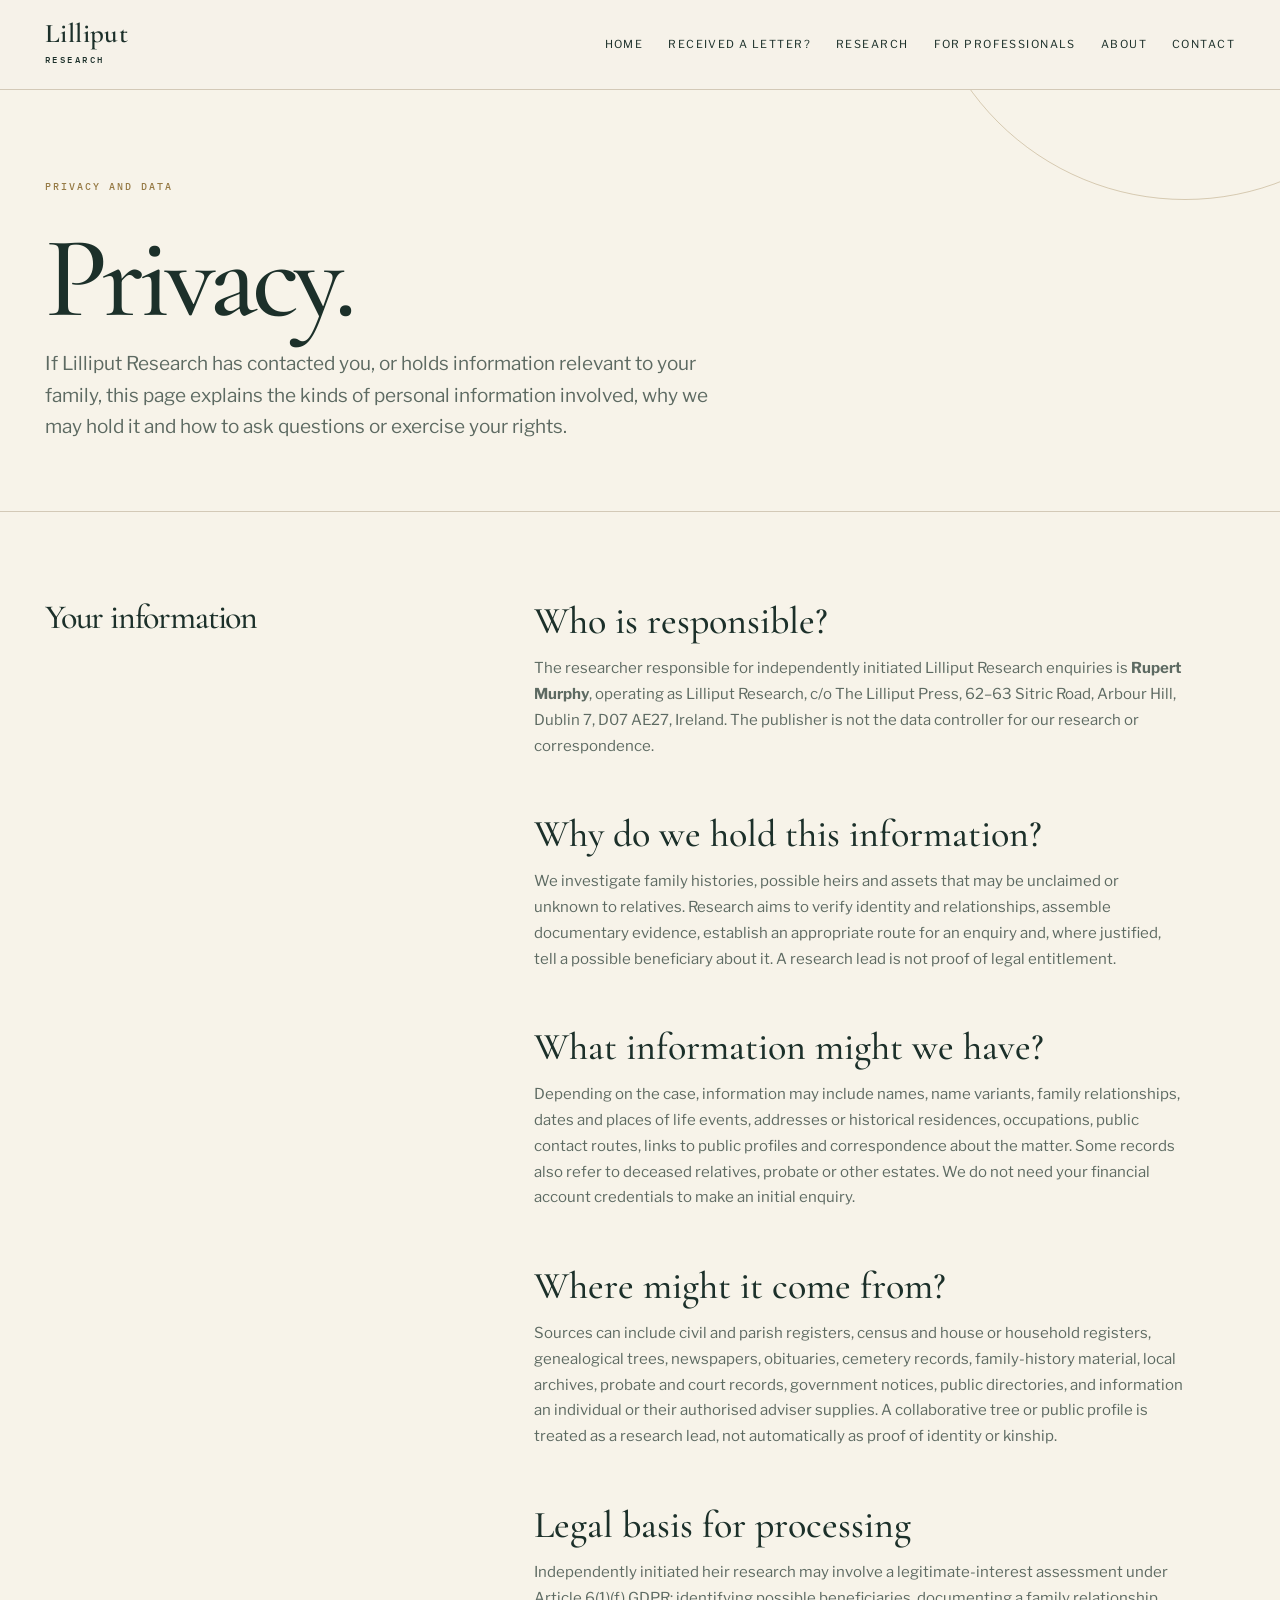
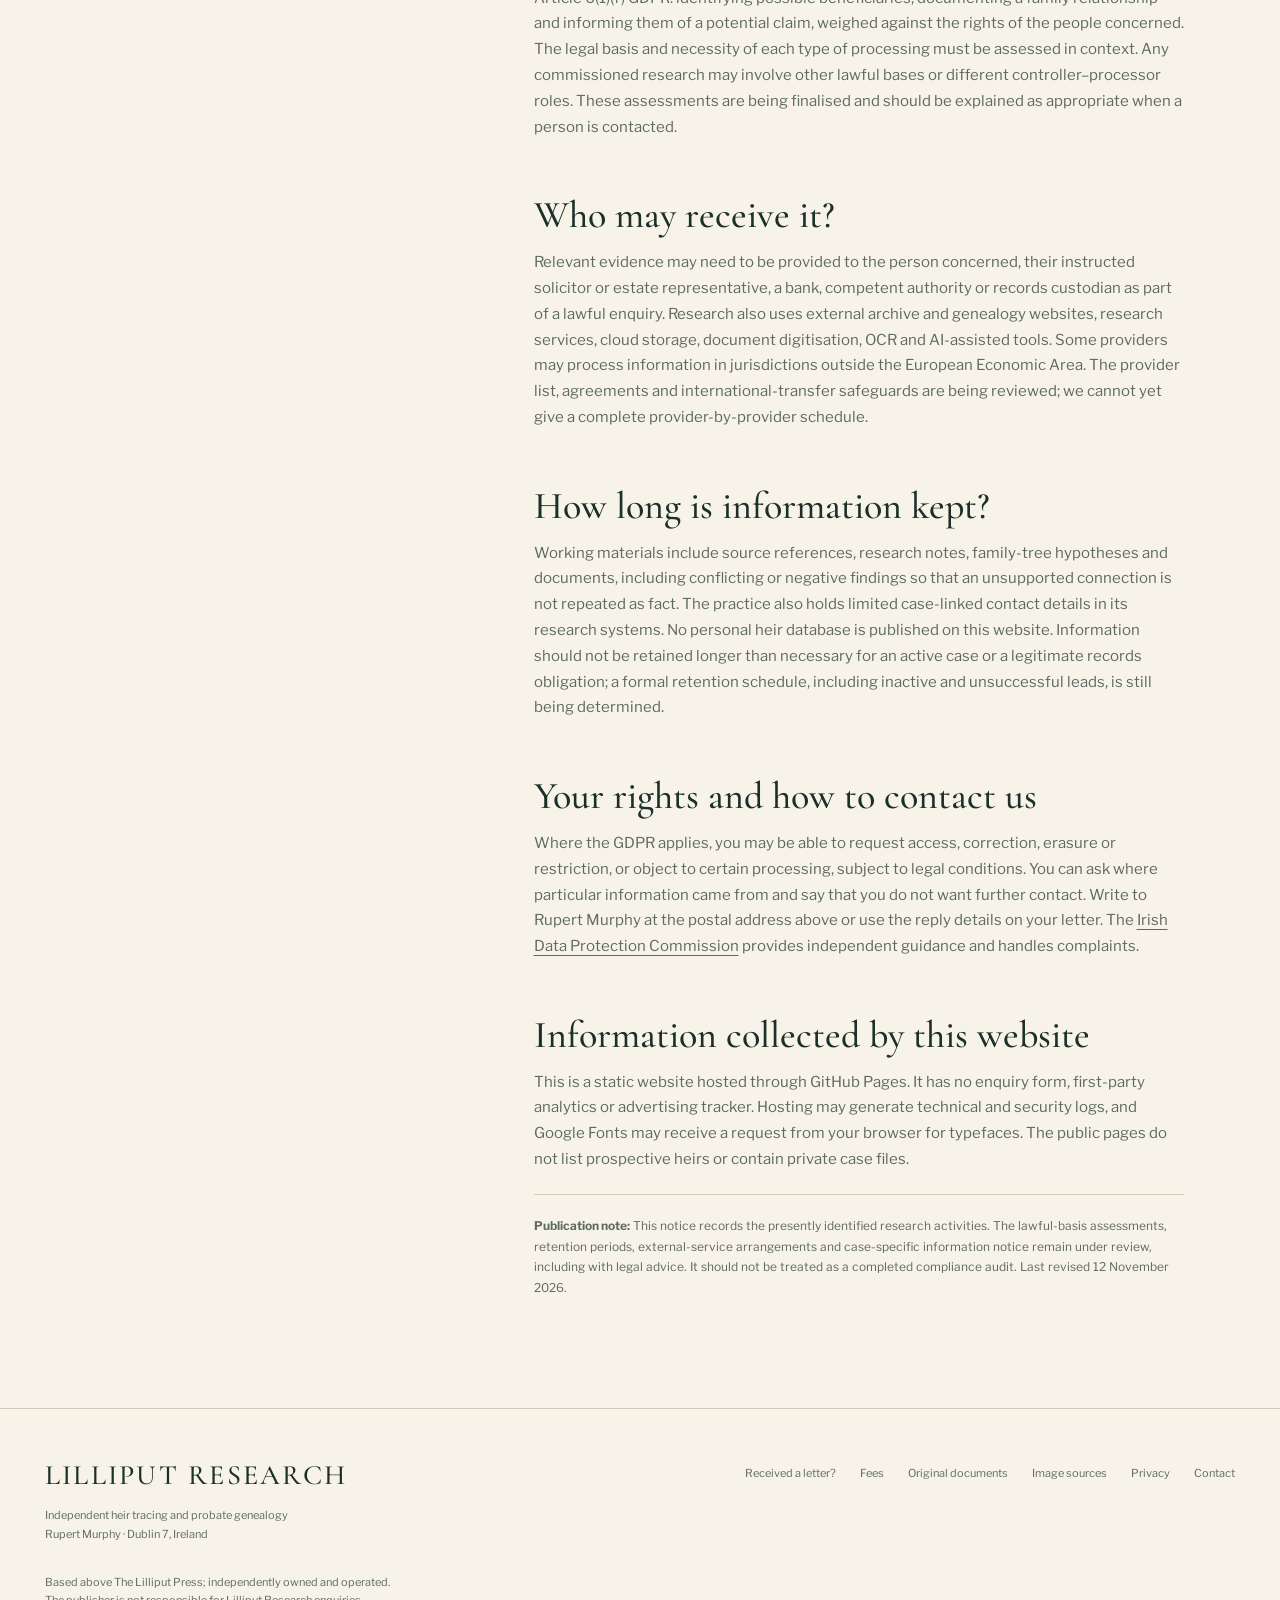
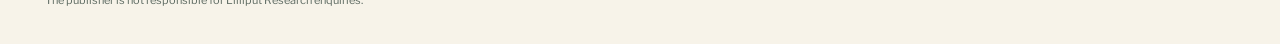
<file: privacy.html>
<!doctype html><html lang="en"><head>
<meta charset="utf-8"><meta name="viewport" content="width=device-width,initial-scale=1">
<meta name="robots" content="noindex, nofollow">
<meta name="theme-color" content="#1c302a">
<meta name="description" content="Personal data, rights and correspondence information for Lilliput Research.">
<title>Privacy &amp; Data · Lilliput Research</title>
<link rel="preconnect" href="https://fonts.googleapis.com"><link rel="preconnect" href="https://fonts.gstatic.com" crossorigin>
<link href="https://fonts.googleapis.com/css2?family=Cormorant+Garamond:wght@400;500;600&family=Libre+Franklin:wght@400;500;600&family=IBM+Plex+Mono:wght@400;500&display=swap" rel="stylesheet">
<link rel="stylesheet" href="site.css"></head><body>
<a class="skip-link" href="#main">Skip to content</a>
<header class="top"><div class="shell"><a class="word" href="index.html">Lilliput<span>Research</span></a><nav class="desktop-nav" aria-label="Main navigation"><a href="index.html">Home</a><a href="letters.html">Received a letter?</a><a href="research.html">Research</a><a href="professionals.html">For professionals</a><a href="practice.html">About</a><a href="contact.html">Contact</a></nav><details class="mobile-nav"><summary>Menu</summary><nav aria-label="Mobile navigation"><a href="index.html">Home</a><a href="letters.html">Received a letter?</a><a href="research.html">Research</a><a href="professionals.html">For professionals</a><a href="practice.html">About</a><a href="contact.html">Contact</a></nav></details></div></header>
<main id="main"><section class="page-head"><div class="shell">
<p class="eyebrow">Privacy and data</p><h1 class="page-title">Privacy.</h1>
<p class="page-intro">If Lilliput Research has contacted you, or holds information relevant to your family, this page explains the kinds of personal information involved, why we may hold it and how to ask questions or exercise your rights.</p>
</div></section>
<section class="section"><div class="shell essay"><h2 class="aside-title">Your information</h2><div class="copy">
<h3>Who is responsible?</h3>
<p>The researcher responsible for independently initiated Lilliput Research enquiries is <strong>Rupert Murphy</strong>, operating as Lilliput Research, c/o The Lilliput Press, 62–63 Sitric Road, Arbour Hill, Dublin 7, D07 AE27, Ireland. The publisher is not the data controller for our research or correspondence.</p>
<h3>Why do we hold this information?</h3>
<p>We investigate family histories, possible heirs and assets that may be unclaimed or unknown to relatives. Research aims to verify identity and relationships, assemble documentary evidence, establish an appropriate route for an enquiry and, where justified, tell a possible beneficiary about it. A research lead is not proof of legal entitlement.</p>
<h3>What information might we have?</h3>
<p>Depending on the case, information may include names, name variants, family relationships, dates and places of life events, addresses or historical residences, occupations, public contact routes, links to public profiles and correspondence about the matter. Some records also refer to deceased relatives, probate or other estates. We do not need your financial account credentials to make an initial enquiry.</p>
<h3>Where might it come from?</h3>
<p>Sources can include civil and parish registers, census and house or household registers, genealogical trees, newspapers, obituaries, cemetery records, family-history material, local archives, probate and court records, government notices, public directories, and information an individual or their authorised adviser supplies. A collaborative tree or public profile is treated as a research lead, not automatically as proof of identity or kinship.</p>
<h3>Legal basis for processing</h3>
<p>Independently initiated heir research may involve a legitimate-interest assessment under Article 6(1)(f) GDPR: identifying possible beneficiaries, documenting a family relationship and informing them of a potential claim, weighed against the rights of the people concerned. The legal basis and necessity of each type of processing must be assessed in context. Any commissioned research may involve other lawful bases or different controller–processor roles. These assessments are being finalised and should be explained as appropriate when a person is contacted.</p>
<h3>Who may receive it?</h3>
<p>Relevant evidence may need to be provided to the person concerned, their instructed solicitor or estate representative, a bank, competent authority or records custodian as part of a lawful enquiry. Research also uses external archive and genealogy websites, research services, cloud storage, document digitisation, OCR and AI-assisted tools. Some providers may process information in jurisdictions outside the European Economic Area. The provider list, agreements and international-transfer safeguards are being reviewed; we cannot yet give a complete provider-by-provider schedule.</p>
<h3>How long is information kept?</h3>
<p>Working materials include source references, research notes, family-tree hypotheses and documents, including conflicting or negative findings so that an unsupported connection is not repeated as fact. The practice also holds limited case-linked contact details in its research systems. No personal heir database is published on this website. Information should not be retained longer than necessary for an active case or a legitimate records obligation; a formal retention schedule, including inactive and unsuccessful leads, is still being determined.</p>
<h3>Your rights and how to contact us</h3>
<p>Where the GDPR applies, you may be able to request access, correction, erasure or restriction, or object to certain processing, subject to legal conditions. You can ask where particular information came from and say that you do not want further contact. Write to Rupert Murphy at the postal address above or use the reply details on your letter. The <a href="https://www.dataprotection.ie/en/individuals/know-your-rights" rel="noopener noreferrer">Irish Data Protection Commission</a> provides independent guidance and handles complaints.</p>
<h3>Information collected by this website</h3>
<p>This is a static website hosted through GitHub Pages. It has no enquiry form, first-party analytics or advertising tracker. Hosting may generate technical and security logs, and Google Fonts may receive a request from your browser for typefaces. The public pages do not list prospective heirs or contain private case files.</p>
<p class="privacy-note"><strong>Publication note:</strong> This notice records the presently identified research activities. The lawful-basis assessments, retention periods, external-service arrangements and case-specific information notice remain under review, including with legal advice. It should not be treated as a completed compliance audit. Last revised 12 November 2026.</p>
</div></div></section></main>
<footer><div class="shell">
 <div><a class="footbrand" href="index.html">Lilliput Research</a><p class="footer-small">Independent heir tracing and probate genealogy<br>Rupert Murphy · Dublin 7, Ireland</p></div>
 <div class="footlinks"><a href="letters.html">Received a letter?</a><a href="fees.html">Fees</a><a href="documents.html">Original documents</a><a href="sources.html">Image sources</a><a href="privacy.html">Privacy</a><a href="contact.html">Contact</a></div>
 <p class="footer-small">Based above The Lilliput Press; independently owned and operated.<br>The publisher is not responsible for Lilliput Research enquiries.</p>
 </div></footer>
</body></html>
</file>
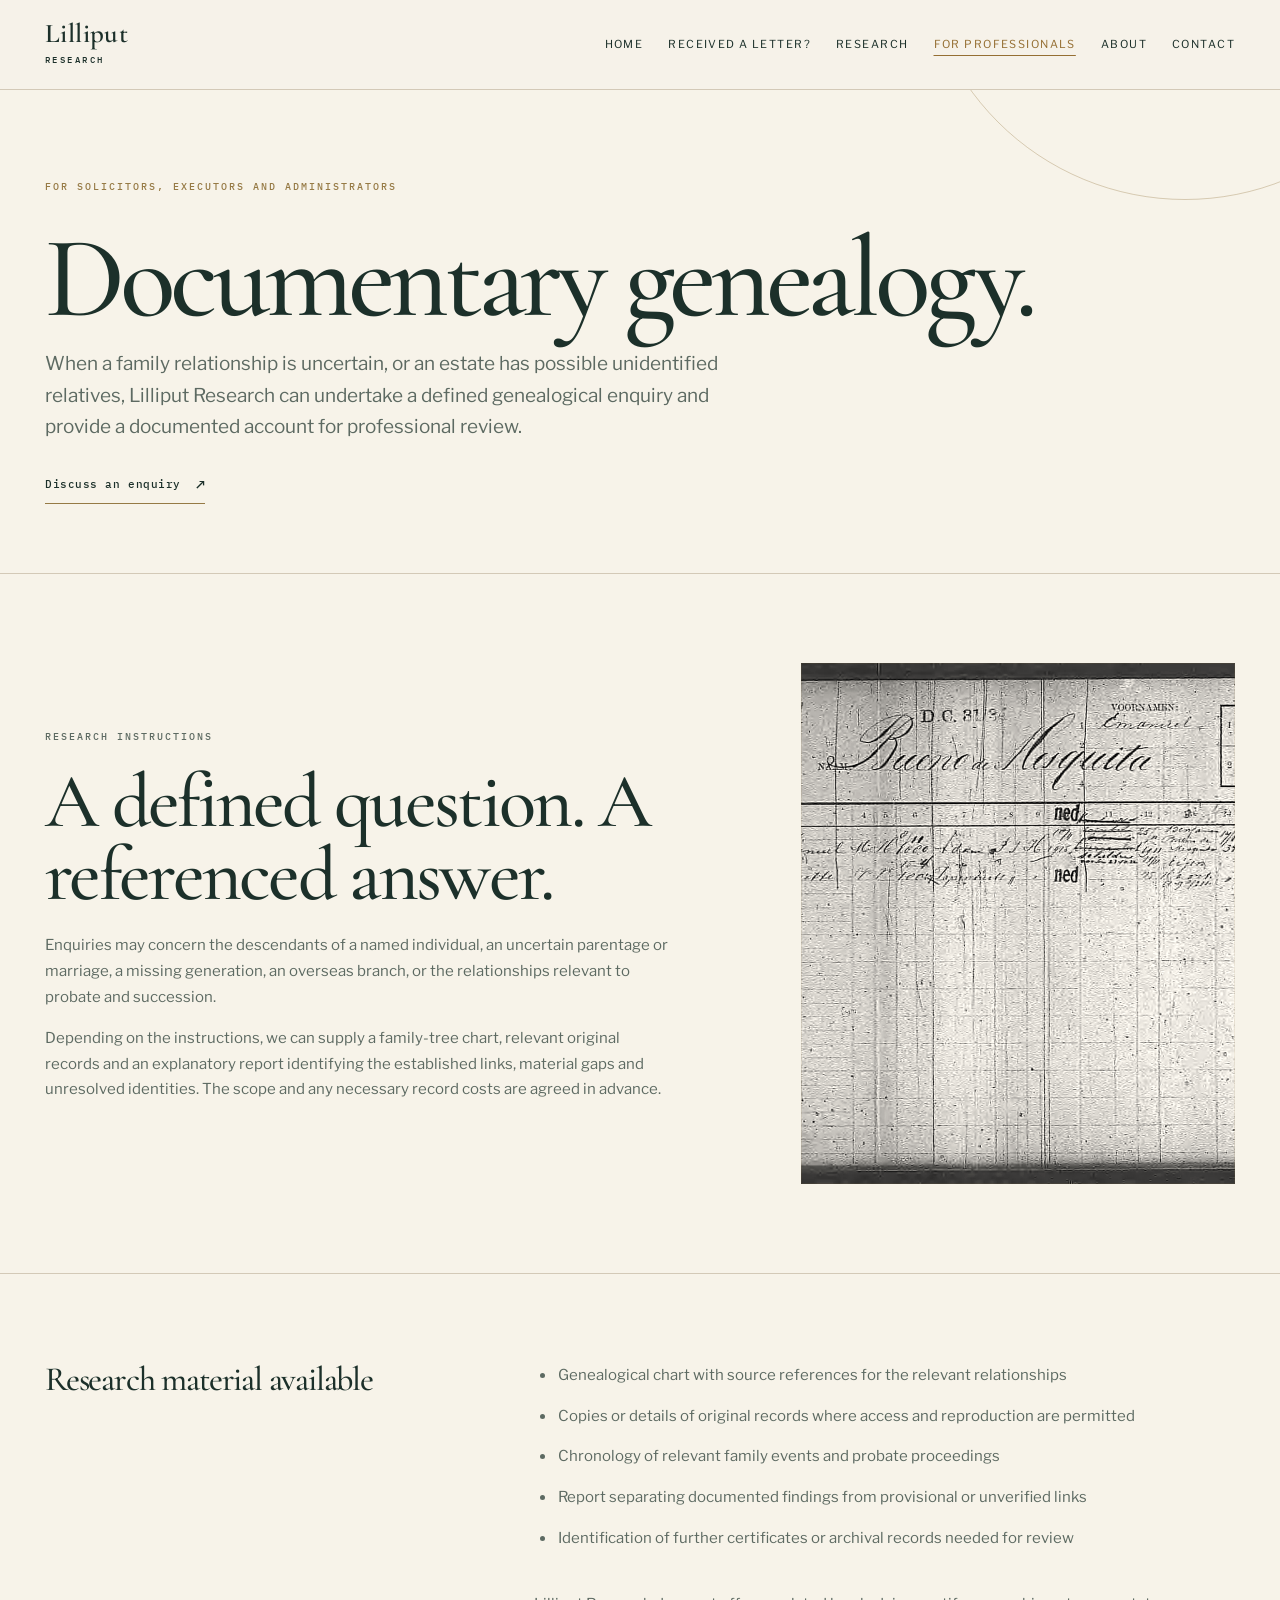
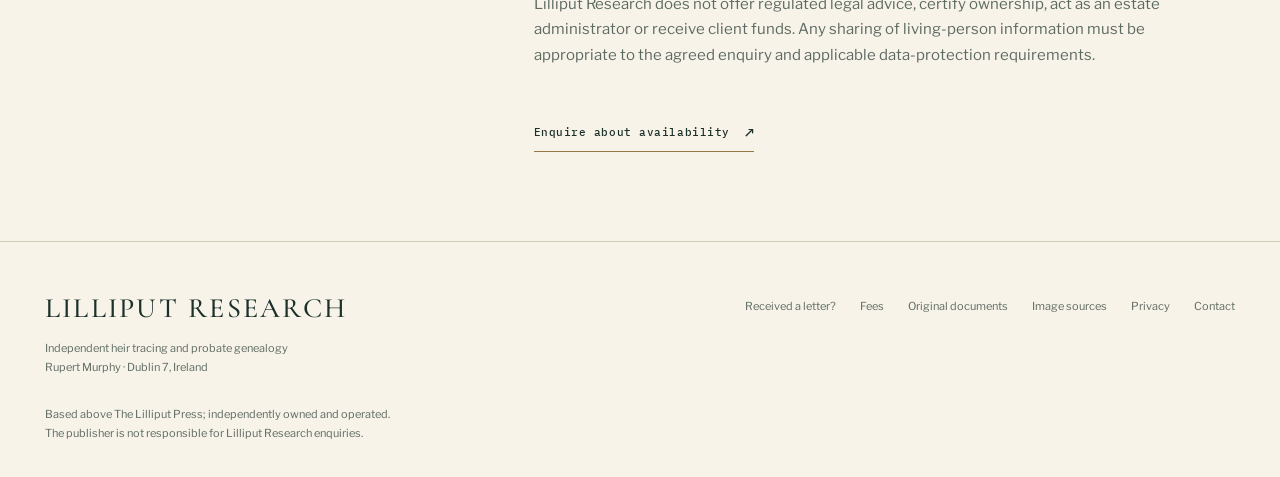
<file: professionals.html>
<!doctype html><html lang="en"><head>
<meta charset="utf-8"><meta name="viewport" content="width=device-width,initial-scale=1">
<meta name="robots" content="noindex, nofollow">
<meta name="theme-color" content="#1c302a">
<meta name="description" content="Genealogical reports and family-tree research for solicitors, executors and estate administrators.">
<title>For Solicitors and Estate Administrators · Lilliput Research</title>
<link rel="preconnect" href="https://fonts.googleapis.com"><link rel="preconnect" href="https://fonts.gstatic.com" crossorigin>
<link href="https://fonts.googleapis.com/css2?family=Cormorant+Garamond:wght@400;500;600&family=Libre+Franklin:wght@400;500;600&family=IBM+Plex+Mono:wght@400;500&display=swap" rel="stylesheet">
<link rel="stylesheet" href="site.css"></head><body>
<a class="skip-link" href="#main">Skip to content</a>
<header class="top"><div class="shell"><a class="word" href="index.html">Lilliput<span>Research</span></a><nav class="desktop-nav" aria-label="Main navigation"><a href="index.html">Home</a><a href="letters.html">Received a letter?</a><a href="research.html">Research</a><a href="professionals.html" aria-current="page">For professionals</a><a href="practice.html">About</a><a href="contact.html">Contact</a></nav><details class="mobile-nav"><summary>Menu</summary><nav aria-label="Mobile navigation"><a href="index.html">Home</a><a href="letters.html">Received a letter?</a><a href="research.html">Research</a><a href="professionals.html" aria-current="page">For professionals</a><a href="practice.html">About</a><a href="contact.html">Contact</a></nav></details></div></header>
<main id="main">
<section class="page-head"><div class="shell">
<p class="eyebrow">For solicitors, executors and administrators</p><h1 class="page-title">Documentary genealogy.</h1>
<p class="page-intro">When a family relationship is uncertain, or an estate has possible unidentified relatives, Lilliput Research can undertake a defined genealogical enquiry and provide a documented account for professional review.</p>
<a class="inline-link" href="contact.html">Discuss an enquiry</a>
</div></section>
<section class="section"><div class="shell editorial-grid">
<div><p class="eyebrow">Research instructions</p><h2>A defined question. A referenced answer.</h2>
<p>Enquiries may concern the descendants of a named individual, an uncertain parentage or marriage, a missing generation, an overseas branch, or the relationships relevant to probate and succession.</p>
<p>Depending on the instructions, we can supply a family-tree chart, relevant original records and an explanatory report identifying the established links, material gaps and unresolved identities. The scope and any necessary record costs are agreed in advance.</p></div>
<div class="image-pane tall"><img class="lead-image" src="assets/register.webp" alt="" loading="lazy"></div></div></section>
<section class="section"><div class="shell essay">
<h2 class="aside-title">Research material available</h2>
<div class="copy">
<ul class="professional-list">
<li>Genealogical chart with source references for the relevant relationships</li>
<li>Copies or details of original records where access and reproduction are permitted</li>
<li>Chronology of relevant family events and probate proceedings</li>
<li>Report separating documented findings from provisional or unverified links</li>
<li>Identification of further certificates or archival records needed for review</li>
</ul>
<p>Lilliput Research does not offer regulated legal advice, certify ownership, act as an estate administrator or receive client funds. Any sharing of living-person information must be appropriate to the agreed enquiry and applicable data-protection requirements.</p>
<a class="inline-link" href="contact.html">Enquire about availability</a>
</div></div></section></main>
<footer><div class="shell">
 <div><a class="footbrand" href="index.html">Lilliput Research</a><p class="footer-small">Independent heir tracing and probate genealogy<br>Rupert Murphy · Dublin 7, Ireland</p></div>
 <div class="footlinks"><a href="letters.html">Received a letter?</a><a href="fees.html">Fees</a><a href="documents.html">Original documents</a><a href="sources.html">Image sources</a><a href="privacy.html">Privacy</a><a href="contact.html">Contact</a></div>
 <p class="footer-small">Based above The Lilliput Press; independently owned and operated.<br>The publisher is not responsible for Lilliput Research enquiries.</p>
 </div></footer>
</body></html>
</file>
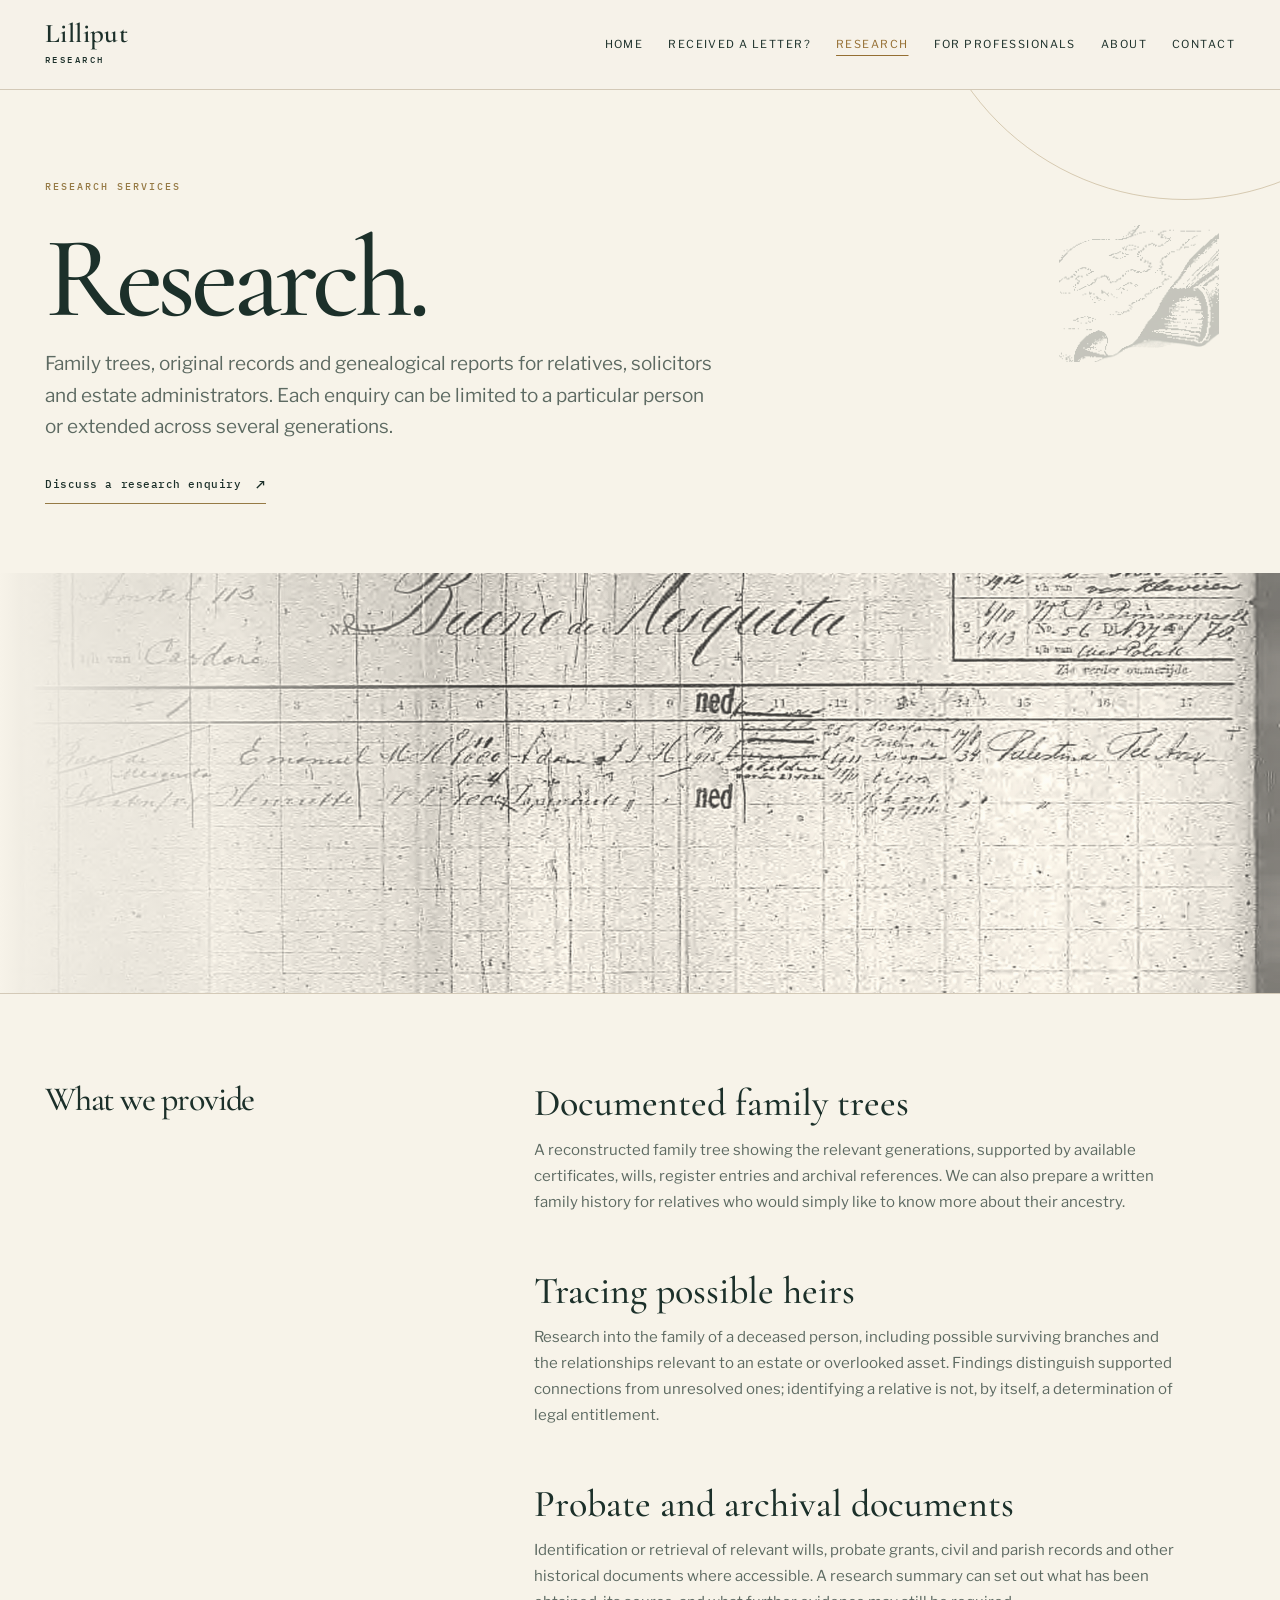
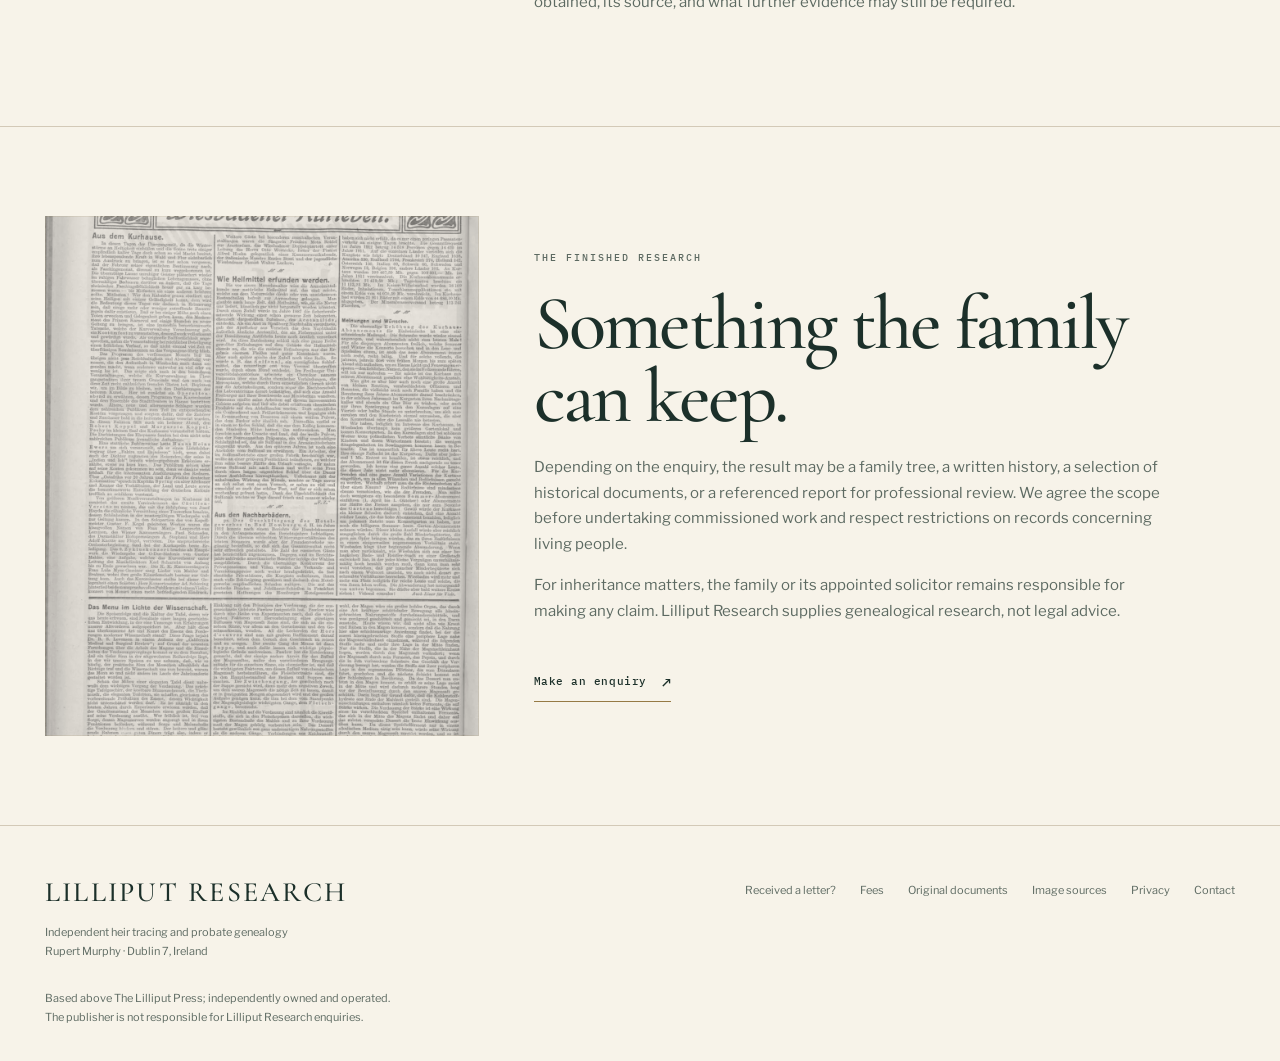
<file: research.html>
<!doctype html><html lang="en"><head>
<meta charset="utf-8"><meta name="viewport" content="width=device-width,initial-scale=1">
<meta name="robots" content="noindex, nofollow">
<meta name="theme-color" content="#1c302a">
<meta name="description" content="Documented family trees, probate records and genealogical reports for families and estates.">
<title>Research · Lilliput Research</title>
<link rel="preconnect" href="https://fonts.googleapis.com"><link rel="preconnect" href="https://fonts.gstatic.com" crossorigin>
<link href="https://fonts.googleapis.com/css2?family=Cormorant+Garamond:wght@400;500;600&family=Libre+Franklin:wght@400;500;600&family=IBM+Plex+Mono:wght@400;500&display=swap" rel="stylesheet">
<link rel="stylesheet" href="site.css"></head><body>
<a class="skip-link" href="#main">Skip to content</a>
<header class="top"><div class="shell"><a class="word" href="index.html">Lilliput<span>Research</span></a><nav class="desktop-nav" aria-label="Main navigation"><a href="index.html">Home</a><a href="letters.html">Received a letter?</a><a href="research.html" aria-current="page">Research</a><a href="professionals.html">For professionals</a><a href="practice.html">About</a><a href="contact.html">Contact</a></nav><details class="mobile-nav"><summary>Menu</summary><nav aria-label="Mobile navigation"><a href="index.html">Home</a><a href="letters.html">Received a letter?</a><a href="research.html" aria-current="page">Research</a><a href="professionals.html">For professionals</a><a href="practice.html">About</a><a href="contact.html">Contact</a></nav></details></div></header>
<main id="main">
<section class="page-head research-intro"><div class="shell">
<p class="eyebrow">Research services</p><h1 class="page-title">Research.</h1>
<p class="page-intro">Family trees, original records and genealogical reports for relatives, solicitors and estate administrators. Each enquiry can be limited to a particular person or extended across several generations.</p>
<a class="inline-link" href="contact.html">Discuss a research enquiry</a>
<img class="folio-ornament" src="assets/engraved-map-corner.png" alt="" aria-hidden="true" decoding="async" width="170" height="146">
</div></section>
<div class="paper-bleed"><img src="assets/register.webp" alt="" loading="lazy"></div>
<section class="section"><div class="shell essay"><h2 class="aside-title">What we provide</h2><div class="copy">
<h3>Documented family trees</h3>
<p>A reconstructed family tree showing the relevant generations, supported by available certificates, wills, register entries and archival references. We can also prepare a written family history for relatives who would simply like to know more about their ancestry.</p>
<h3>Tracing possible heirs</h3>
<p>Research into the family of a deceased person, including possible surviving branches and the relationships relevant to an estate or overlooked asset. Findings distinguish supported connections from unresolved ones; identifying a relative is not, by itself, a determination of legal entitlement.</p>
<h3>Probate and archival documents</h3>
<p>Identification or retrieval of relevant wills, probate grants, civil and parish records and other historical documents where accessible. A research summary can set out what has been obtained, its source, and what further evidence may still be required.</p>
</div></div></section>
<section class="section"><div class="shell editorial-grid reverse">
<div class="image-pane tall"><img class="lead-image" src="assets/newspaper.webp" alt="" loading="lazy"></div>
<div><p class="eyebrow">The finished research</p><h2>Something the family can keep.</h2>
<p>Depending on the enquiry, the result may be a family tree, a written history, a selection of historical documents, or a referenced report for professional review. We agree the scope before undertaking commissioned work and respect restrictions on records concerning living people.</p>
<p>For inheritance matters, the family or its appointed solicitor remains responsible for making any claim. Lilliput Research supplies genealogical research, not legal advice.</p>
<a class="inline-link" href="contact.html">Make an enquiry</a></div>
</div></section></main>
<footer><div class="shell">
 <div><a class="footbrand" href="index.html">Lilliput Research</a><p class="footer-small">Independent heir tracing and probate genealogy<br>Rupert Murphy · Dublin 7, Ireland</p></div>
 <div class="footlinks"><a href="letters.html">Received a letter?</a><a href="fees.html">Fees</a><a href="documents.html">Original documents</a><a href="sources.html">Image sources</a><a href="privacy.html">Privacy</a><a href="contact.html">Contact</a></div>
 <p class="footer-small">Based above The Lilliput Press; independently owned and operated.<br>The publisher is not responsible for Lilliput Research enquiries.</p>
 </div></footer>
</body></html>
</file>
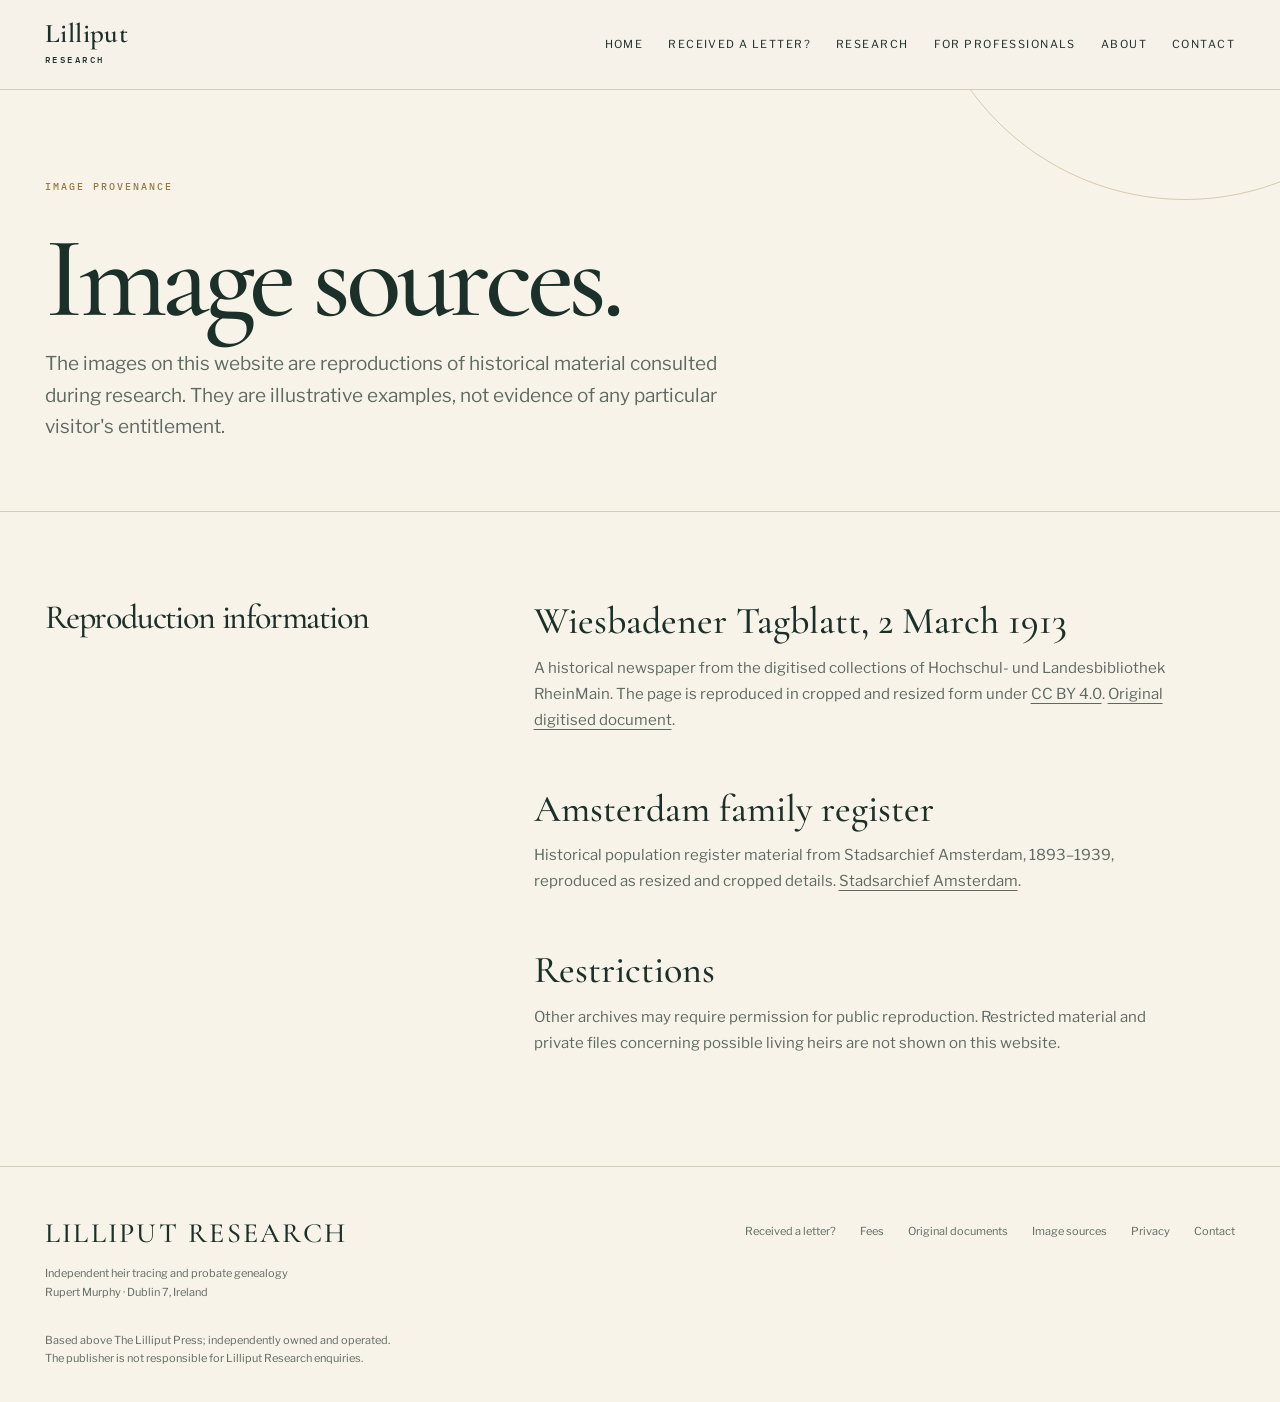
<file: sources.html>
<!doctype html><html lang="en"><head>
<meta charset="utf-8"><meta name="viewport" content="width=device-width,initial-scale=1">
<meta name="robots" content="noindex, nofollow">
<meta name="theme-color" content="#1c302a">
<meta name="description" content="Archive image source information and reproduction credits for Lilliput Research.">
<title>Sources · Lilliput Research</title>
<link rel="preconnect" href="https://fonts.googleapis.com"><link rel="preconnect" href="https://fonts.gstatic.com" crossorigin>
<link href="https://fonts.googleapis.com/css2?family=Cormorant+Garamond:wght@400;500;600&family=Libre+Franklin:wght@400;500;600&family=IBM+Plex+Mono:wght@400;500&display=swap" rel="stylesheet">
<link rel="stylesheet" href="site.css"></head><body>
<a class="skip-link" href="#main">Skip to content</a>
<header class="top"><div class="shell"><a class="word" href="index.html">Lilliput<span>Research</span></a><nav class="desktop-nav" aria-label="Main navigation"><a href="index.html">Home</a><a href="letters.html">Received a letter?</a><a href="research.html">Research</a><a href="professionals.html">For professionals</a><a href="practice.html">About</a><a href="contact.html">Contact</a></nav><details class="mobile-nav"><summary>Menu</summary><nav aria-label="Mobile navigation"><a href="index.html">Home</a><a href="letters.html">Received a letter?</a><a href="research.html">Research</a><a href="professionals.html">For professionals</a><a href="practice.html">About</a><a href="contact.html">Contact</a></nav></details></div></header>
<main id="main">
<section class="page-head"><div class="shell">
<p class="eyebrow">Image provenance</p><h1 class="page-title">Image sources.</h1>
<p class="page-intro">The images on this website are reproductions of historical material consulted during research. They are illustrative examples, not evidence of any particular visitor's entitlement.</p>
</div></section>
<section class="section"><div class="shell essay"><h2 class="aside-title">Reproduction information</h2><div class="copy">
<h3>Wiesbadener Tagblatt, 2 March 1913</h3>
<p>A historical newspaper from the digitised collections of Hochschul- und Landesbibliothek RheinMain. The page is reproduced in cropped and resized form under <a href="https://creativecommons.org/licenses/by/4.0/" target="_blank" rel="noopener noreferrer">CC BY 4.0</a>. <a href="https://hlbrm.digitale-sammlungen.hebis.de/download/pdf/867379.pdf" target="_blank" rel="noopener noreferrer">Original digitised document</a>.</p>
<h3>Amsterdam family register</h3>
<p>Historical population register material from Stadsarchief Amsterdam, 1893–1939, reproduced as resized and cropped details. <a href="https://www.amsterdam.nl/stadsarchief/" target="_blank" rel="noopener noreferrer">Stadsarchief Amsterdam</a>.</p>
<h3>Restrictions</h3>
<p>Other archives may require permission for public reproduction. Restricted material and private files concerning possible living heirs are not shown on this website.</p>
</div></div></section></main>
<footer><div class="shell">
 <div><a class="footbrand" href="index.html">Lilliput Research</a><p class="footer-small">Independent heir tracing and probate genealogy<br>Rupert Murphy · Dublin 7, Ireland</p></div>
 <div class="footlinks"><a href="letters.html">Received a letter?</a><a href="fees.html">Fees</a><a href="documents.html">Original documents</a><a href="sources.html">Image sources</a><a href="privacy.html">Privacy</a><a href="contact.html">Contact</a></div>
 <p class="footer-small">Based above The Lilliput Press; independently owned and operated.<br>The publisher is not responsible for Lilliput Research enquiries.</p>
 </div></footer>
</body></html>
</file>
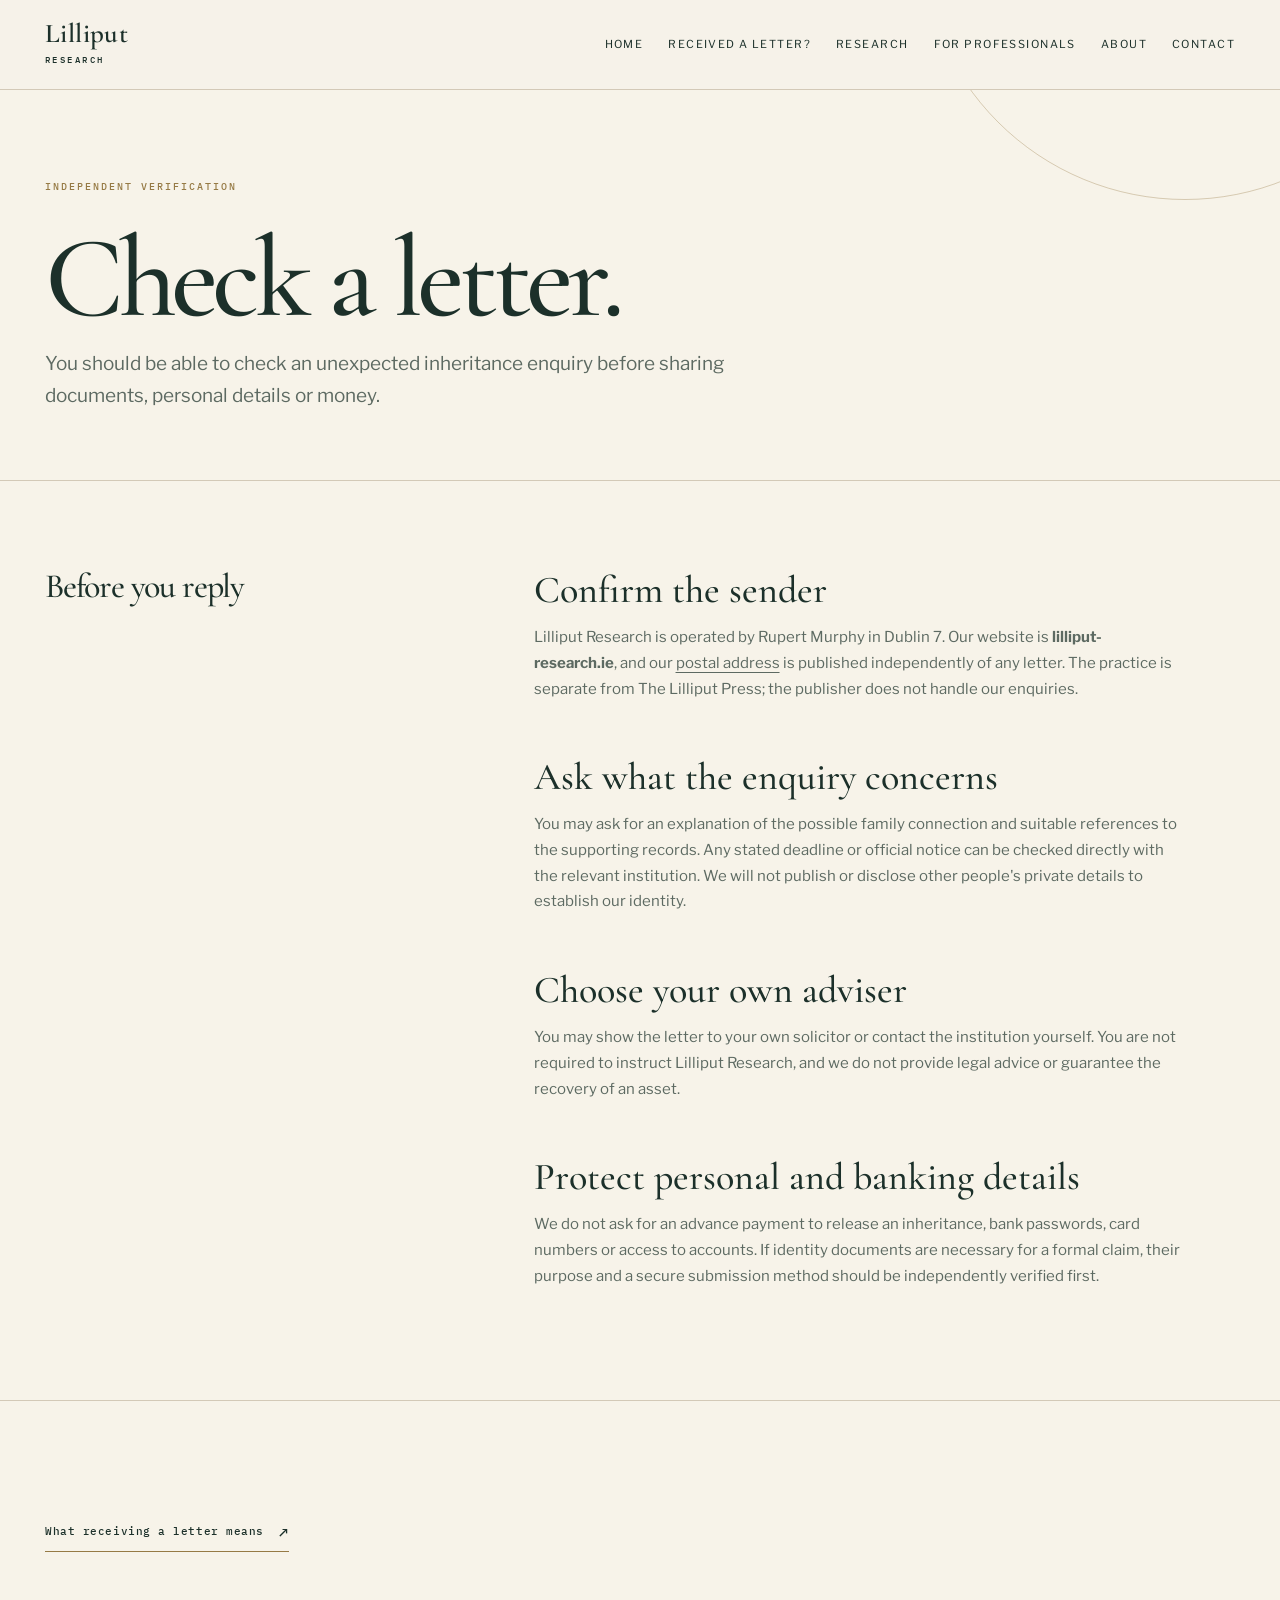
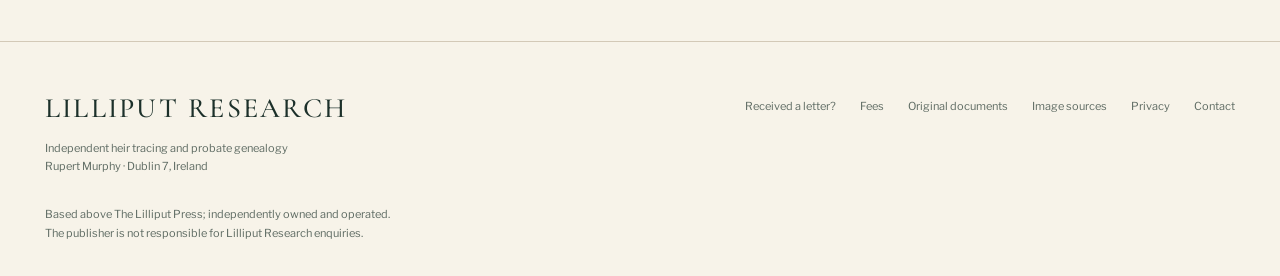
<file: verify.html>
<!doctype html><html lang="en"><head>
<meta charset="utf-8"><meta name="viewport" content="width=device-width,initial-scale=1">
<meta name="robots" content="noindex, nofollow">
<meta name="theme-color" content="#1c302a">
<meta name="description" content="How to independently check an unexpected Lilliput Research inheritance letter.">
<title>Verify a Letter · Lilliput Research</title>
<link rel="preconnect" href="https://fonts.googleapis.com"><link rel="preconnect" href="https://fonts.gstatic.com" crossorigin>
<link href="https://fonts.googleapis.com/css2?family=Cormorant+Garamond:wght@400;500;600&family=Libre+Franklin:wght@400;500;600&family=IBM+Plex+Mono:wght@400;500&display=swap" rel="stylesheet">
<link rel="stylesheet" href="site.css"></head><body>
<a class="skip-link" href="#main">Skip to content</a>
<header class="top"><div class="shell"><a class="word" href="index.html">Lilliput<span>Research</span></a><nav class="desktop-nav" aria-label="Main navigation"><a href="index.html">Home</a><a href="letters.html">Received a letter?</a><a href="research.html">Research</a><a href="professionals.html">For professionals</a><a href="practice.html">About</a><a href="contact.html">Contact</a></nav><details class="mobile-nav"><summary>Menu</summary><nav aria-label="Mobile navigation"><a href="index.html">Home</a><a href="letters.html">Received a letter?</a><a href="research.html">Research</a><a href="professionals.html">For professionals</a><a href="practice.html">About</a><a href="contact.html">Contact</a></nav></details></div></header>
<main id="main">
<section class="page-head"><div class="shell">
<p class="eyebrow">Independent verification</p><h1 class="page-title">Check a letter.</h1>
<p class="page-intro">You should be able to check an unexpected inheritance enquiry before sharing documents, personal details or money.</p></div></section>
<section class="section"><div class="shell essay"><h2 class="aside-title">Before you reply</h2><div class="copy">
<h3>Confirm the sender</h3>
<p>Lilliput Research is operated by Rupert Murphy in Dublin 7. Our website is <strong>lilliput-research.ie</strong>, and our <a href="contact.html">postal address</a> is published independently of any letter. The practice is separate from The Lilliput Press; the publisher does not handle our enquiries.</p>
<h3>Ask what the enquiry concerns</h3>
<p>You may ask for an explanation of the possible family connection and suitable references to the supporting records. Any stated deadline or official notice can be checked directly with the relevant institution. We will not publish or disclose other people's private details to establish our identity.</p>
<h3>Choose your own adviser</h3>
<p>You may show the letter to your own solicitor or contact the institution yourself. You are not required to instruct Lilliput Research, and we do not provide legal advice or guarantee the recovery of an asset.</p>
<h3>Protect personal and banking details</h3>
<p>We do not ask for an advance payment to release an inheritance, bank passwords, card numbers or access to accounts. If identity documents are necessary for a formal claim, their purpose and a secure submission method should be independently verified first.</p>
</div></div></section>
<section class="section"><div class="shell"><a class="inline-link" href="letters.html">What receiving a letter means</a></div></section></main>
<footer><div class="shell">
 <div><a class="footbrand" href="index.html">Lilliput Research</a><p class="footer-small">Independent heir tracing and probate genealogy<br>Rupert Murphy · Dublin 7, Ireland</p></div>
 <div class="footlinks"><a href="letters.html">Received a letter?</a><a href="fees.html">Fees</a><a href="documents.html">Original documents</a><a href="sources.html">Image sources</a><a href="privacy.html">Privacy</a><a href="contact.html">Contact</a></div>
 <p class="footer-small">Based above The Lilliput Press; independently owned and operated.<br>The publisher is not responsible for Lilliput Research enquiries.</p>
 </div></footer>
</body></html>
</file>
<file: site.css>
:root{
 --ink:#1c302a;--soft:#5d6a62;--paper:#f7f3e9;--white:#fcf9f1;--brass:#967a45;--line:#d3c9b7;--mono:"IBM Plex Mono",monospace;
 --display:"Cormorant Garamond",Georgia,serif;--body:"Libre Franklin",Arial,sans-serif;--phi:1.618;
}
*,*::before,*::after{box-sizing:border-box}
html{scroll-behavior:smooth}
body{margin:0;background:var(--paper);color:var(--ink);font:400 15px/1.72 var(--body);-webkit-font-smoothing:antialiased}
a{color:inherit;text-decoration-thickness:1px;text-underline-offset:4px}
a:focus-visible,summary:focus-visible{outline:2px solid var(--brass);outline-offset:4px}
.shell{width:min(1190px,calc(100% - 64px));margin:auto}
.top{position:relative;z-index:5;border-bottom:1px solid var(--line);background:rgba(247,243,233,.94)}
.top .shell{min-height:89px;display:flex;align-items:center;justify-content:space-between;gap:34px}
.word{font:600 27px/.9 var(--display);letter-spacing:.015em;text-decoration:none;white-space:nowrap}
.word span{display:block;font:500 9px/1.6 var(--mono);text-transform:uppercase;letter-spacing:.27em;margin-top:7px}
nav{display:flex;align-items:center;flex-wrap:wrap;gap:11px 25px}
nav a{font-size:11px;text-transform:uppercase;letter-spacing:.13em;text-decoration:none;white-space:nowrap}
nav a:hover,nav a[aria-current=page]{color:#956f33;text-decoration:underline;text-underline-offset:7px}
.eyebrow,.folio,.overline{font:500 10px/1.5 var(--mono);text-transform:uppercase;letter-spacing:.2em;color:var(--brass)}
.eyebrow{margin:0 0 21px}
.underbar{border-top:1px solid var(--line)}
.hero{position:relative;isolation:isolate;min-height:700px;display:grid;place-items:center;overflow:hidden}
.hero .shell{position:relative;z-index:2;padding:88px 0 110px}
.hero::before{content:"";position:absolute;inset:0 0 0 43%;background:linear-gradient(90deg,rgba(247,243,233,.96) 0%,rgba(247,243,233,.23) 72%),url('assets/register.webp') center/cover no-repeat;opacity:.64;filter:sepia(.16);z-index:-1}
.hero::after{content:"";position:absolute;border:1px solid rgba(150,122,69,.52);border-radius:50%;width:880px;height:640px;right:-260px;top:-300px;transform:rotate(-20deg);pointer-events:none;z-index:0}
.hero-title{font:500 clamp(100px,15vw,199px)/.70 var(--display);letter-spacing:-.057em;text-transform:uppercase;max-width:780px;margin:36px 0 38px}
.hero-title span{display:block}
.hero-title span +span{margin-left:clamp(0px,2.25vw,32px)}
.hero-desc{font:400 clamp(23px,2.5vw,37px)/1.21 var(--display);max-width:485px;letter-spacing:-.008em;margin:40px 0 23px}
.hero-small{max-width:470px;color:var(--soft);font-size:13px;line-height:1.75}
.inline-link{font:500 11px/1.8 var(--mono);text-decoration:none;letter-spacing:.05em;border-bottom:1px solid var(--brass);padding-bottom:5px;display:inline-flex;gap:15px;align-items:center;margin-top:29px}
.inline-link::after{content:"↗";font-size:15px}
.arched-rule{width:100%;height:90px;display:block;stroke:var(--brass);stroke-width:.65;fill:none;opacity:.55}
.section{padding:89px 0;border-top:1px solid var(--line)}
.section h2,.page-title{font:500 clamp(50px,6vw,87px)/.95 var(--display);letter-spacing:-.035em;margin:0 0 21px}
.section p,.page-intro{max-width:630px;color:var(--soft)}
.chapter-line{margin:0 0 21px}
.lead-image{display:block;width:100%;height:100%;object-fit:cover;filter:grayscale(.2) sepia(.12)}
.image-pane{position:relative;overflow:hidden;background:#e2ddce}
.image-pane::after{content:"";position:absolute;inset:0;border:1px solid rgba(150,122,69,.12);pointer-events:none}
.editorial-grid{display:grid;grid-template-columns:minmax(0,1.618fr) minmax(260px,1fr);gap:55px;align-items:center}
.editorial-grid.reverse{grid-template-columns:minmax(260px,1fr) minmax(0,1.618fr)}
.image-pane.tall{aspect-ratio:5/6;max-height:600px}
.image-pane.wide{aspect-ratio:1.618}
.chapter-links{display:grid;grid-template-columns:repeat(3,minmax(0,1fr));gap:34px;margin-top:55px}
.chapter-links a{display:block;text-decoration:none;border-top:1px solid var(--brass);padding-top:21px}
.chapter-links strong{font:500 30px/.99 var(--display);letter-spacing:-.02em;display:block}
.chapter-links span{display:block;font:400 12px/1.7 var(--body);color:var(--soft);margin-top:13px}
.page-intro{font:400 19px/1.65 var(--body);max-width:680px;margin:0}
.page-head{padding:89px 0 69px;position:relative;overflow:hidden}
.page-head .shell{position:relative;z-index:1}
.page-head::after{content:"";width:530px;height:530px;border:1px solid rgba(150,122,69,.34);border-radius:50%;position:absolute;top:-420px;right:-170px;pointer-events:none}
.page-title{font-size:clamp(65px,9vw,125px);line-height:.85;letter-spacing:-.046em}
.page-head .eyebrow{margin-bottom:34px}
.essay{display:grid;grid-template-columns:1fr 1.618fr;gap:55px;align-items:start}
.essay .aside-title{font:500 34px/1 var(--display);margin:0}
.essay .copy p{max-width:650px;margin:0 0 21px}
.copy h3{font:500 38px/1.1 var(--display);margin:55px 0 13px}
.copy h3:first-child{margin-top:0}
.copy p{color:var(--soft)}
.proof-list{padding:0;list-style:none;counter-reset:steps}
.proof-list li{counter-increment:steps;display:grid;grid-template-columns:55px 1fr;gap:21px;padding:21px 0;border-top:1px solid var(--line)}
.proof-list li::before{content:counter(steps,decimal-leading-zero);font:500 12px var(--mono);color:var(--brass)}
.proof-list b{display:block;font:500 27px/1 var(--display)}
.proof-list span{display:block;margin-top:9px;font-size:13px;color:var(--soft)}
.paper-bleed{height:420px;overflow:hidden;position:relative}
.paper-bleed img{width:100%;height:100%;object-fit:cover;object-position:center 27%;filter:grayscale(.65) sepia(.18);opacity:.79}
.paper-bleed::after{content:"";position:absolute;inset:0;background:linear-gradient(90deg,var(--paper),transparent 38%,rgba(247,243,233,.10))}
.document-mosaic{display:grid;grid-template-columns:1.618fr 1fr;grid-template-rows:410px 330px;gap:13px}
.document-mosaic .doc:first-child{grid-row:span 2}
.doc{display:block;position:relative;overflow:hidden;background:#ded7c9}
.doc img{width:100%;height:100%;object-fit:cover;object-position:center;display:block;filter:grayscale(.4) sepia(.09);transition:transform .5s ease,filter .5s ease}
.doc:hover img{transform:scale(1.015);filter:grayscale(.15)}
.doc.lit img{filter:grayscale(.2)}
.doc:focus-visible{outline:3px solid var(--brass)}
.documents-secondary{display:grid;grid-template-columns:1fr 1.618fr;gap:13px;margin-top:13px;height:290px}
.pullquote{font:italic 500 clamp(28px,3.6vw,48px)/1.12 var(--display);letter-spacing:-.014em;margin:0;max-width:740px}
.letter-block{border-top:1px solid var(--line);padding:34px 0;display:grid;grid-template-columns:1fr 1.618fr;gap:55px}
.letter-block h2{font:500 38px/1.05 var(--display);margin:0}
.letter-block p{margin:0 0 18px;color:var(--soft)}
.faq details{border-top:1px solid var(--line);padding:21px 0}
.faq summary{font:500 25px/1.2 var(--display);cursor:pointer;list-style:none;position:relative;padding-right:34px}
.faq summary::after{content:"+";position:absolute;right:0;top:0;font:400 20px var(--mono);color:var(--brass)}
.faq details[open] summary::after{content:"−"}
.faq summary::-webkit-details-marker{display:none}
.faq p{font-size:13px;color:var(--soft);max-width:670px;margin:13px 0 0}
.facts{display:grid;grid-template-columns:1fr 1.618fr;gap:55px;max-width:950px}
.facts p{margin:0 0 21px;color:var(--soft)}
footer{border-top:1px solid var(--line);padding:55px 0 34px;font-size:11px;color:var(--soft)}
footer .shell{display:flex;justify-content:space-between;gap:13px 34px;flex-wrap:wrap}
footer a{text-decoration:none}footer a:hover{text-decoration:underline}
.footbrand{font:500 28px/.8 var(--display);color:var(--ink);letter-spacing:.08em;text-transform:uppercase}
.footlinks{display:flex;gap:24px;flex-wrap:wrap}
.thin{font-weight:400}
.sources{font-size:13px;max-width:690px;color:var(--soft)}
.sources li{margin:20px 0}
.sources a{text-decoration:underline}
.sr-only{position:absolute!important;width:1px;height:1px;overflow:hidden;clip:rect(0,0,0,0);white-space:nowrap}
@media(max-width:850px){
.shell{width:min(100% - 42px,1190px)}
.top .shell{padding:21px 0;align-items:start;flex-direction:column;gap:21px}
nav{gap:13px 19px}
.hero{min-height:600px}.hero .shell{padding:69px 0 89px}
.hero-title{font-size:clamp(75px,15.5vw,140px)}
.editorial-grid,.editorial-grid.reverse{grid-template-columns:1.2fr 1fr;gap:34px}
.document-mosaic{grid-template-rows:320px 280px}
}
@media(max-width:600px){
.shell{width:calc(100% - 42px)}
.hero::before{inset:12% -30% 10% 8%;opacity:.16}
.hero .shell{padding:68px 0 68px}
.hero-title{font-size:clamp(62px,18.7vw,110px);margin:40px 0 34px}
.hero-title span +span{margin-left:0}
.hero-desc{max-width:360px;font-size:29px}
.hero::after{width:480px;height:350px;right:-320px;top:-200px}
.section{padding:55px 0}
.section h2{font-size:58px}
.editorial-grid,.editorial-grid.reverse,.essay,.letter-block,.facts{grid-template-columns:1fr;gap:25px}
.chapter-links{grid-template-columns:1fr;gap:25px;margin-top:34px}
.page-head{padding:68px 0 55px}
.page-title{font-size:clamp(65px,15vw,95px)}
.essay .copy h3{margin-top:34px}
.document-mosaic{display:grid;grid-template-columns:1fr 1fr;grid-template-rows:270px 250px}
.document-mosaic .doc:first-child{grid-row:span 2}
.documents-secondary{height:180px}
.paper-bleed{height:280px}
.footer .shell,footer .shell{display:grid}
}
@media(max-width:380px){.hero-title{font-size:61px}.document-mosaic{grid-template-rows:225px 210px}}
@media(prefers-reduced-motion:reduce){html{scroll-behavior:auto}.doc img{transition:none}}

/* Practical routes borrowed from established probate-genealogy user journeys,
   with original Lilliput editorial presentation and no third-party branding. */
.skip-link{position:absolute;left:21px;top:-110px;background:var(--ink);color:white;padding:10px 16px;z-index:20}
.skip-link:focus{top:12px}
.hero-choices,.page-actions{display:flex;gap:13px;flex-wrap:wrap;align-items:center;margin-top:29px}
.choice-primary,.choice-secondary{display:inline-flex;align-items:center;justify-content:space-between;gap:22px;
padding:15px 21px;font:500 12px/1.45 var(--body);text-decoration:none;letter-spacing:.01em;
border:1px solid var(--ink);border-radius:2px 13px 2px 8px;min-height:50px;transition:background .17s ease}
.choice-primary{background:var(--ink);color:var(--paper)}
.choice-secondary{color:var(--ink);background:rgba(247,243,233,.72);border-color:var(--line)}
.choice-primary:hover{background:#305047}
.choice-secondary:hover{background:var(--white)}
.choice-primary span,.choice-secondary span{font:500 17px var(--mono)}
.audience-band{padding:55px 0;border-top:1px solid var(--line);border-bottom:1px solid var(--line)}
.audience-grid{display:grid;grid-template-columns:minmax(0,1fr) minmax(0,1fr);gap:34px}
.audience-route{position:relative;text-decoration:none;display:flex;flex-direction:column;align-items:flex-start;
padding:24px 38px 34px 0;border-top:1px solid var(--brass)}
.audience-route strong{display:block;font:500 clamp(34px,3.3vw,47px)/1.05 var(--display);letter-spacing:-.02em;margin:11px 0 15px}
.audience-route>span:not(.eyebrow){font-size:13px;color:var(--soft);max-width:360px}
.audience-route b{font:400 24px var(--mono);position:absolute;right:15px;top:26px;color:var(--brass)}
.audience-route:hover strong{text-decoration:underline;text-decoration-color:var(--brass);text-decoration-thickness:1px;text-underline-offset:7px}
.assurance-band{border-bottom:1px solid var(--line);padding:20px 0}
.assurance-band .shell{display:flex;flex-wrap:wrap;gap:13px 34px;justify-content:space-between}
.assurance-band span{font:500 10px/1.6 var(--mono);letter-spacing:.02em;color:var(--soft)}
.page-actions{margin-top:34px}
.trust-strip{padding-top:15px}
.postal-address{font:500 clamp(28px,3vw,40px)/1.25 var(--display);font-style:normal;letter-spacing:-.005em}
.postal-address strong{font-weight:600}
.contact-grid{display:grid;grid-template-columns:1fr 1.1fr;gap:89px}
.contact-note{font:400 12px/1.7 var(--body);color:var(--soft);margin-top:34px;max-width:400px}
.contact-heading{font:500 44px/1.1 var(--display);margin:0 0 21px}
.contact-grid p{color:var(--soft)}
.professional-list{padding-left:22px;margin:0 0 25px;color:var(--soft)}
.professional-list li{padding:0 0 15px 2px}
.footer-small{font-size:11px;line-height:1.7;max-width:345px;margin:16px 0 0;color:var(--soft)}
footer .footbrand{text-decoration:none}
footer .shell{align-items:start}
.eyebrow{line-height:1.65}
@media(max-width:850px){.contact-grid{gap:34px}}
@media(max-width:620px){
 .hero-choices,.page-actions{align-items:stretch}
 .hero-choices .choice-primary,.hero-choices .choice-secondary{width:100%}
 .audience-grid,.contact-grid{grid-template-columns:1fr;gap:21px}
 .audience-band{padding:34px 0}
 .audience-route{padding:21px 34px 25px 0}
 .assurance-band .shell{display:block}
 .assurance-band span{display:block;margin-bottom:9px}
 .contact-heading{font-size:38px}
 .page-actions .choice-primary,.page-actions .choice-secondary{width:100%}
}
@media(prefers-reduced-motion:reduce){.choice-primary,.choice-secondary{transition:none}}

/* Plain privacy text, not a promotional card */
.privacy-note{font-size:12px!important;border-top:1px solid var(--line);padding-top:21px;margin-top:34px;color:var(--soft)}

/* Keep service and fees headings readable on narrow phones. */
@media(max-width:600px) {
 .letter-block{grid-template-columns:minmax(0,1fr)}
 .letter-block h2{font-size:clamp(33px,9vw,42px);overflow-wrap:break-word}
 .letter-block>div{min-width:0}
}


/* One quiet map-and-folio engraving detail, used only on Research.
   Keep it subordinate to the actual documents and away from trust/fee pages. */
.research-intro .folio-ornament {
 position:absolute;
 right:16px;
 top:46px;
 width:160px;
 height:auto;
 opacity:.23;
 pointer-events:none;
 user-select:none;
}
@media (max-width:1000px) {
 .research-intro .folio-ornament {display:none}
}

/* Mobile navigation: keep the elegant single-line masthead, give every link a real touch target.
   Native details/summary works without scripts or site cookies. */
.mobile-nav{display:none}
@media(max-width:850px){
 .top .shell{
  flex-direction:row;
  align-items:center;
  justify-content:space-between;
  gap:16px;
  padding:15px 0;
  min-height:75px;
 }
 .desktop-nav{display:none}
 .mobile-nav{display:block;position:static;flex:none}
 .mobile-nav summary{
  display:flex;
  align-items:center;
  justify-content:center;
  gap:13px;
  min-height:45px;
  min-width:92px;
  padding:11px 13px;
  border:1px solid var(--line);
  border-radius:2px 9px 2px 5px;
  list-style:none;
  cursor:pointer;
  color:var(--ink);
  background:rgba(252,249,241,.58);
  font:500 11px/1.2 var(--mono);
  text-transform:uppercase;
  letter-spacing:.1em;
  -webkit-tap-highlight-color:transparent;
 }
 .mobile-nav summary::-webkit-details-marker{display:none}
 .mobile-nav summary::after{
  content:"";
  display:block;
  width:15px;
  height:11px;
  flex:none;
  border-top:1px solid currentColor;
  border-bottom:1px solid currentColor;
  background:linear-gradient(currentColor,currentColor) center/100% 1px no-repeat;
  opacity:.8;
 }
 .mobile-nav[open] summary{background:var(--white)}
 .mobile-nav[open] summary::after{background:none;height:1px;border-bottom:0}
 .mobile-nav nav{
  position:absolute;
  top:100%;
  left:0;
  right:0;
  z-index:10;
  display:flex;
  flex-direction:column;
  flex-wrap:nowrap;
  align-items:stretch;
  gap:0;
  padding:7px max(21px,calc((100vw - 1190px)/2)) 19px;
  background:var(--paper);
  border-bottom:1px solid var(--line);
  box-shadow:0 14px 17px -17px rgba(28,48,42,.3);
 }
 .mobile-nav nav a{
  display:flex;
  align-items:center;
  min-height:47px;
  font:500 12px/1.3 var(--body);
  letter-spacing:.035em;
  text-transform:none;
  border-bottom:1px solid rgba(211,201,183,.6);
 }
 .mobile-nav nav a[aria-current="page"]{color:#84652b}
 .mobile-nav summary:focus-visible{outline:2px solid var(--brass);outline-offset:3px}
}
@media(max-width:600px){
 .inline-link{min-height:44px;align-items:center}
 footer .footlinks a{display:inline-flex;align-items:center;min-height:36px}
}
</file>
